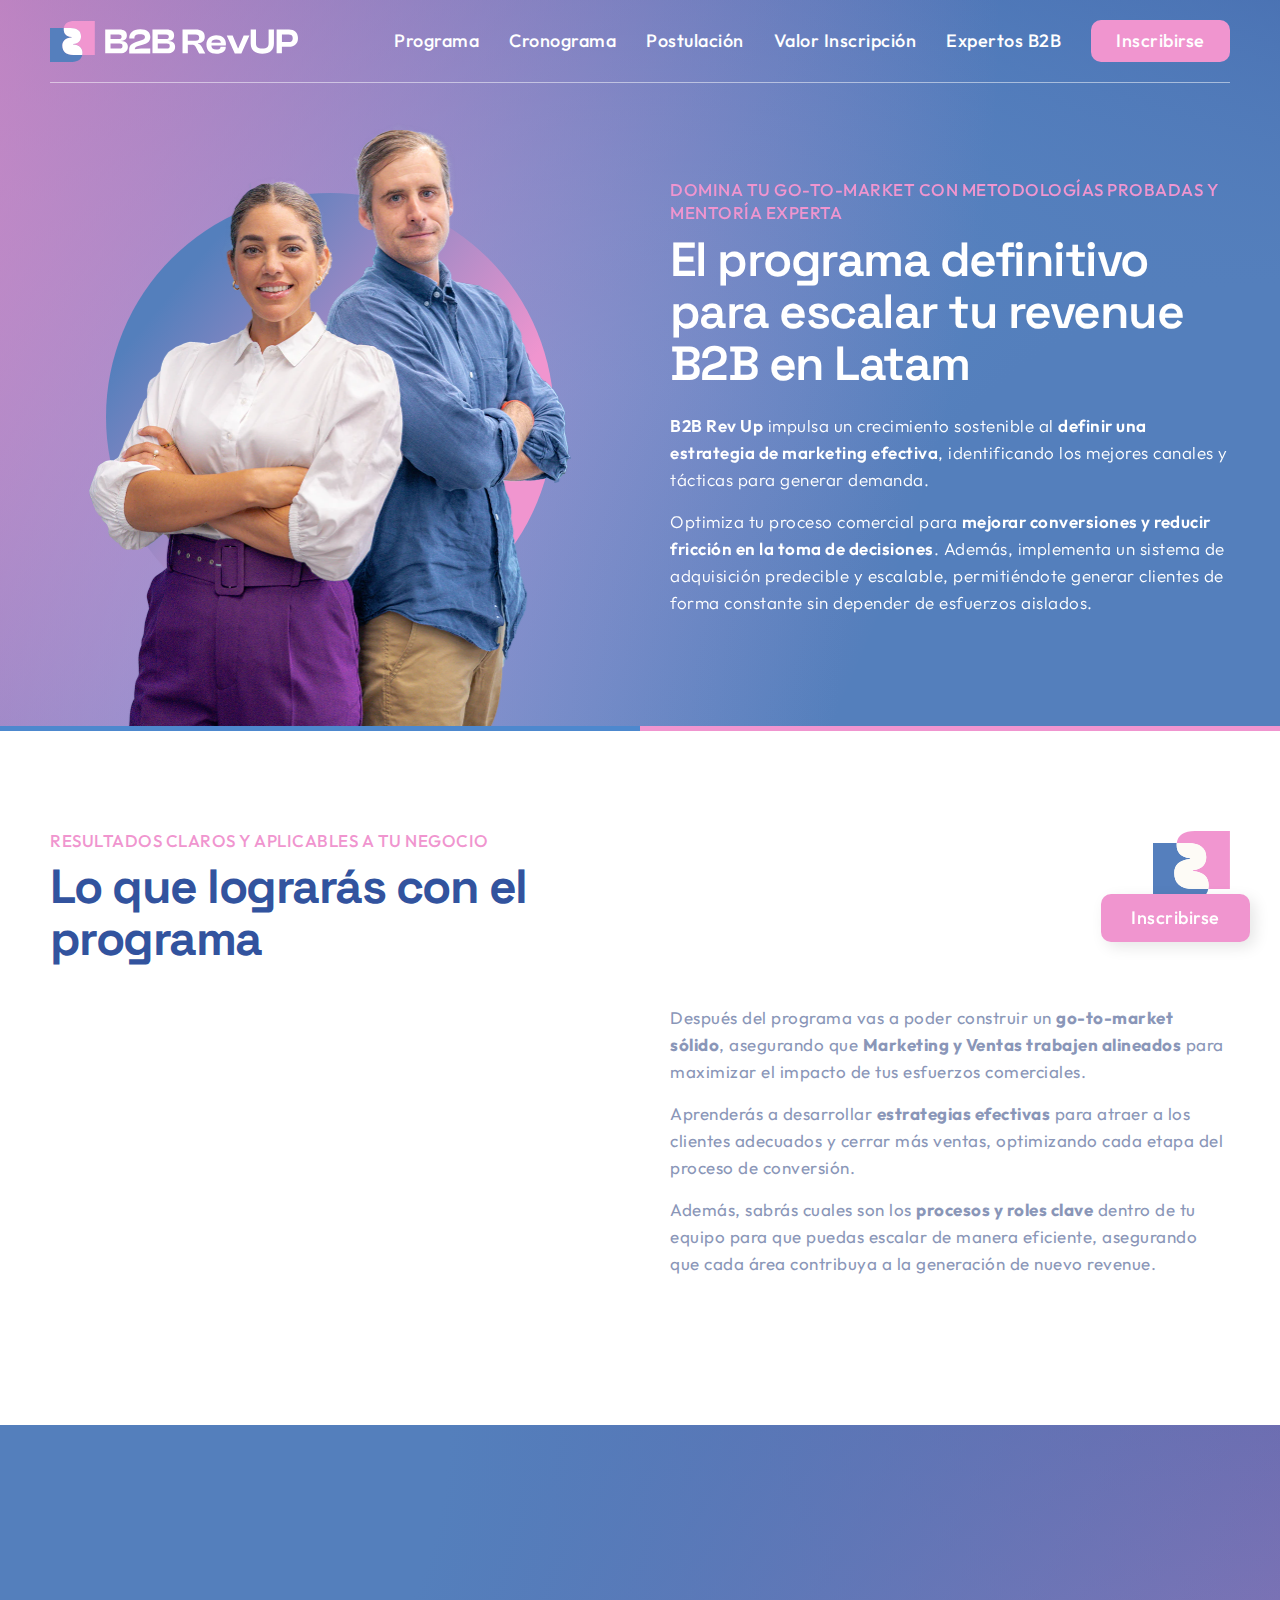
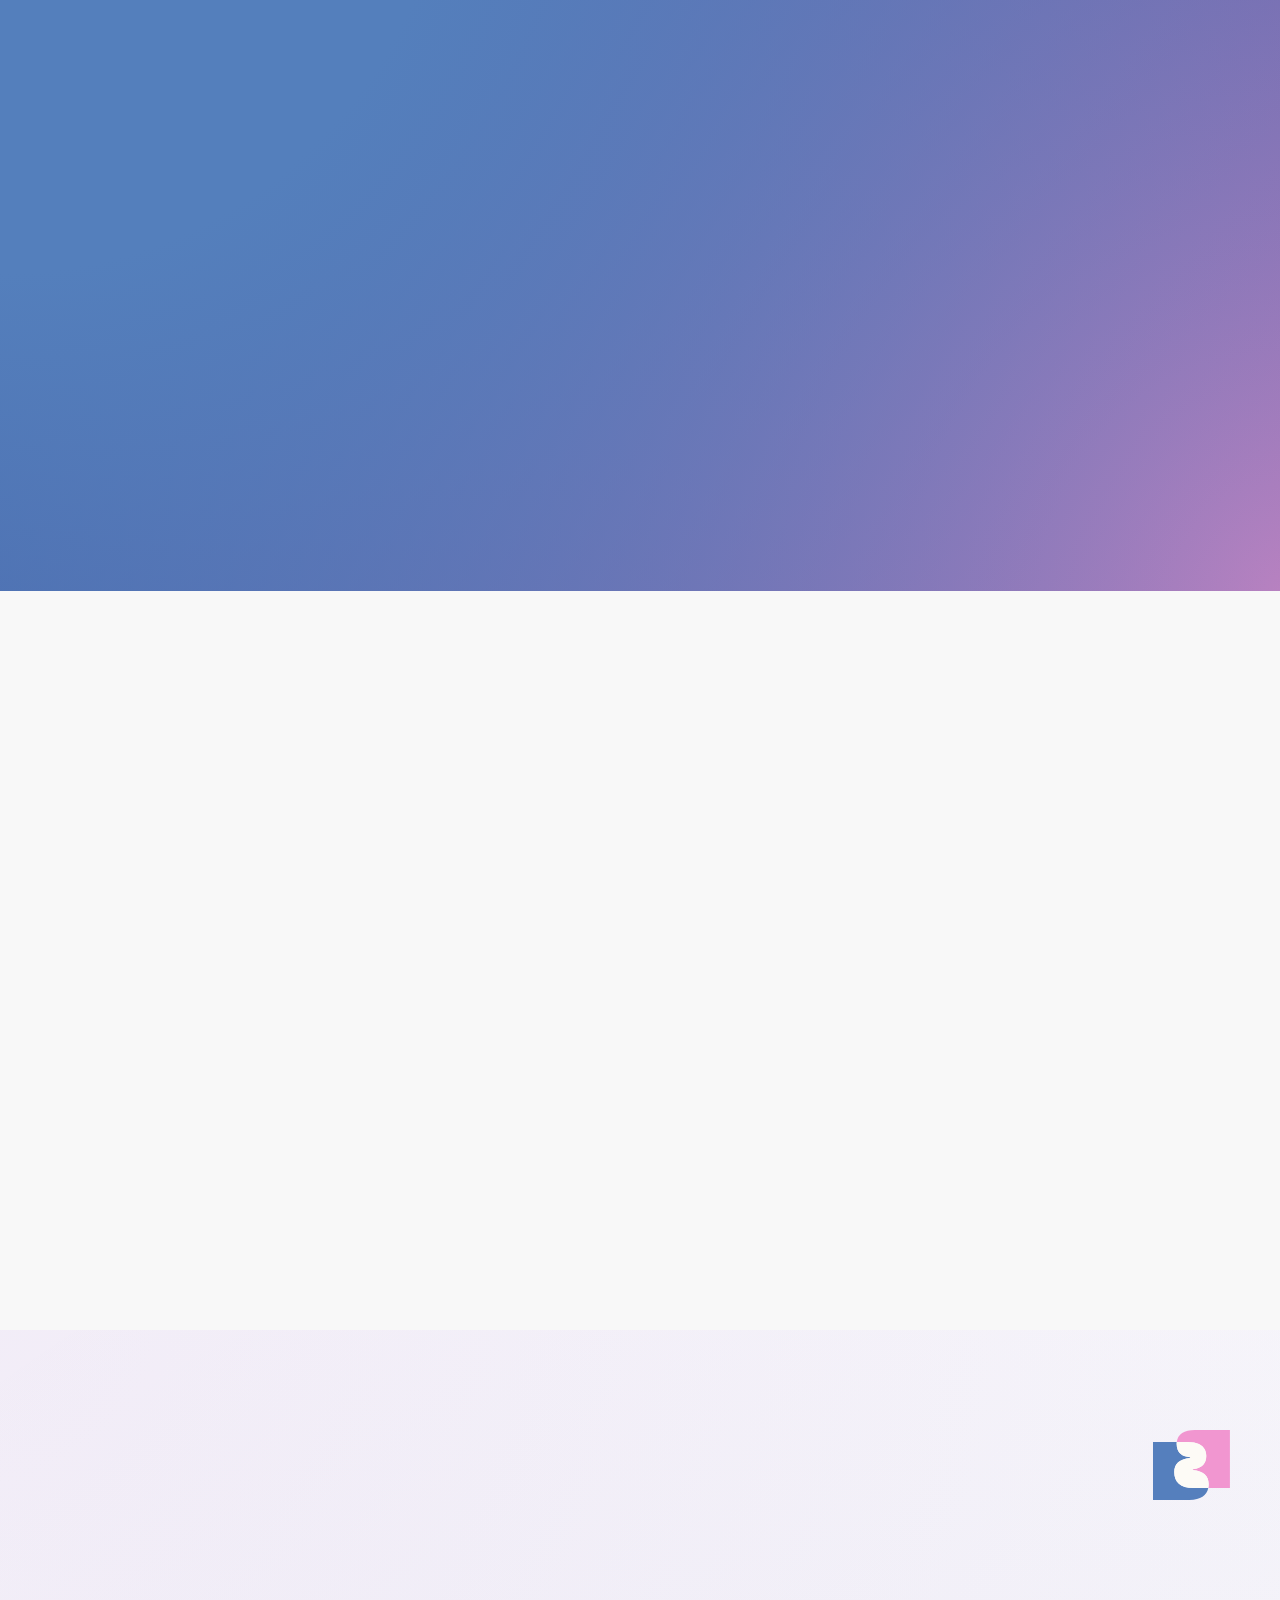
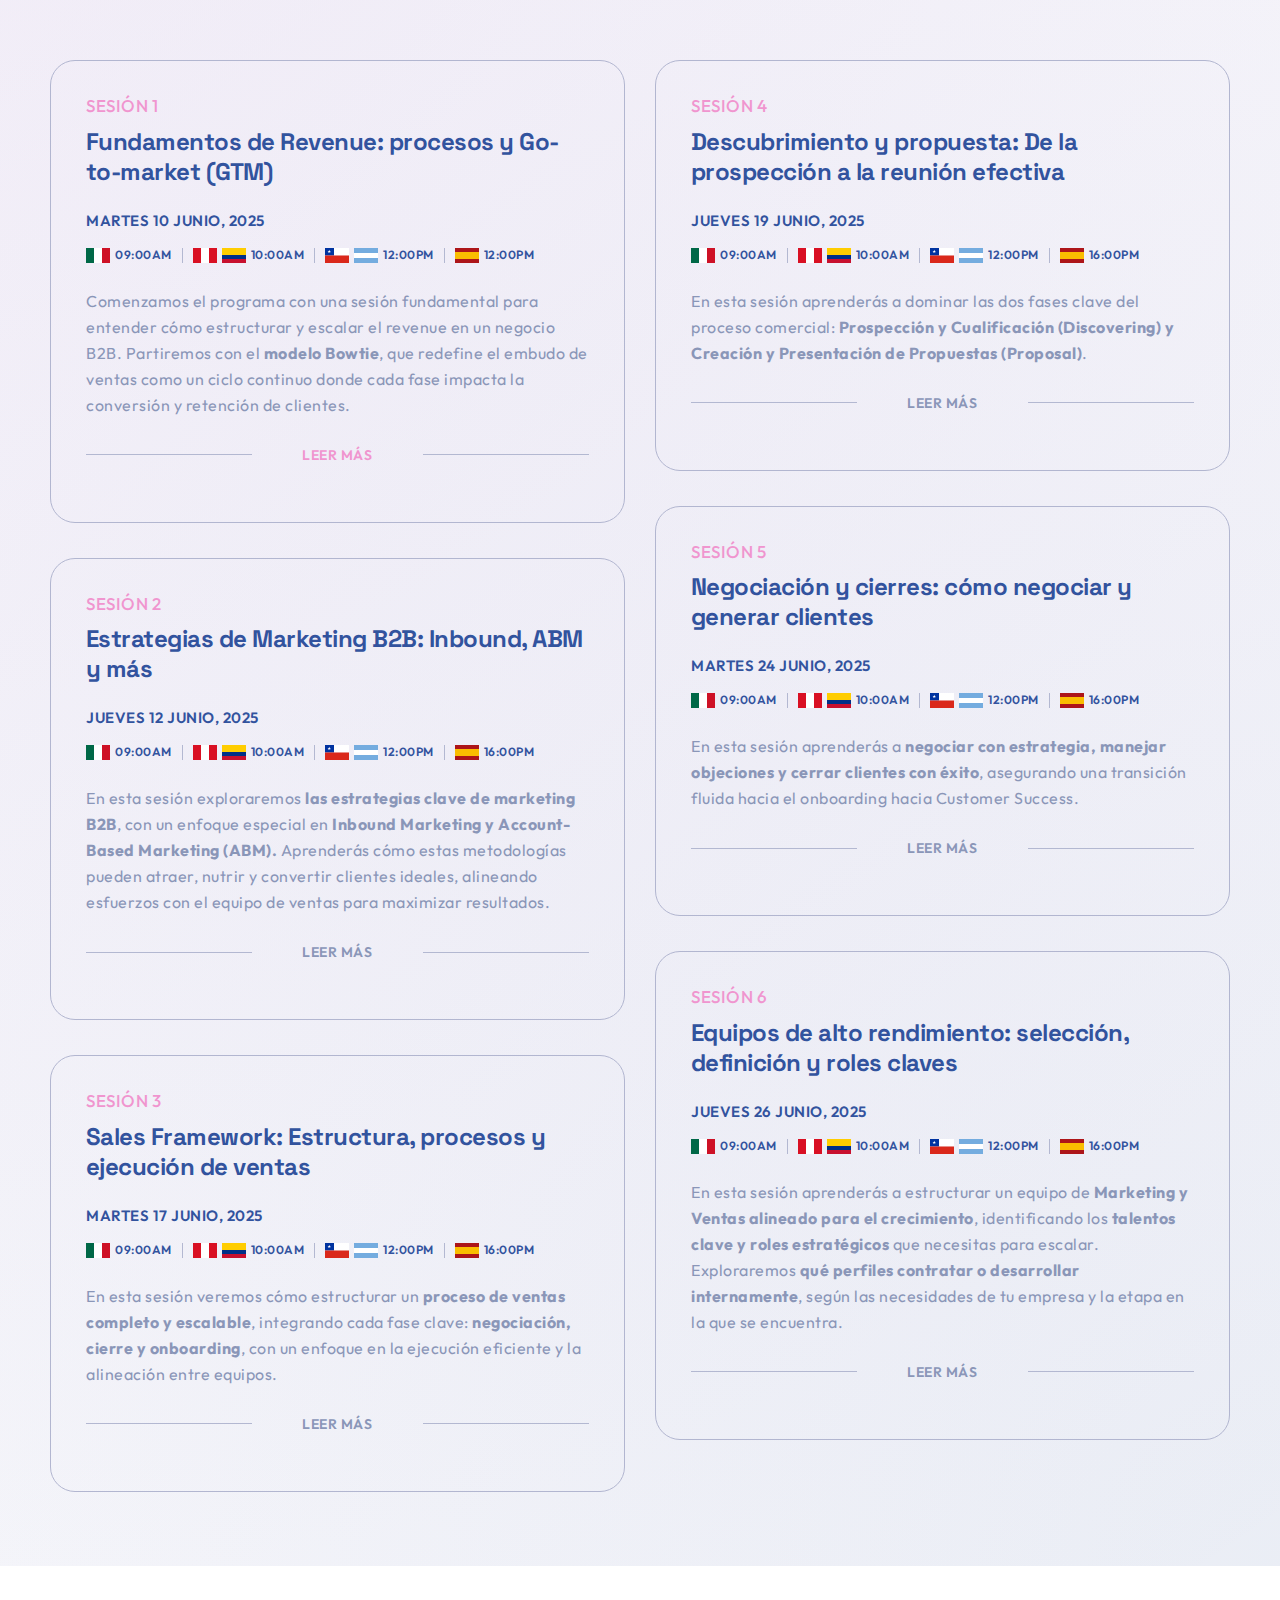
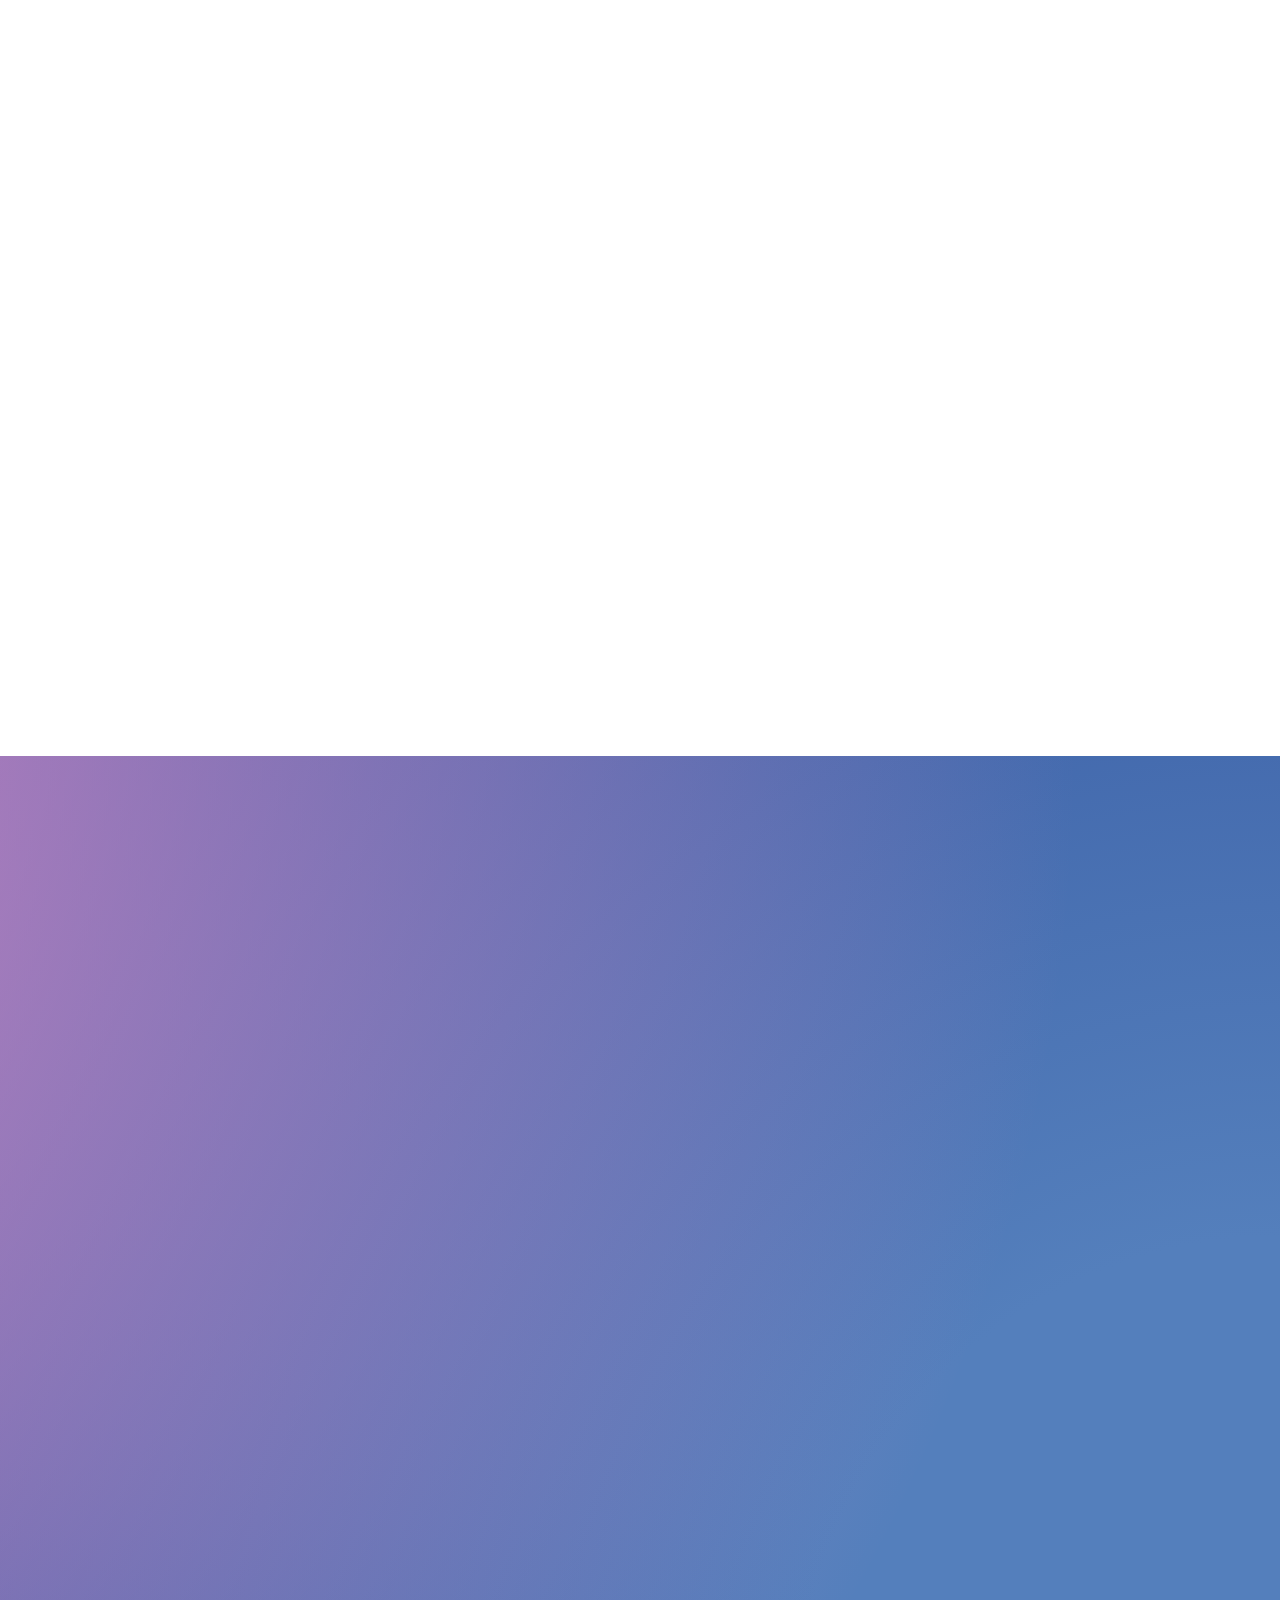
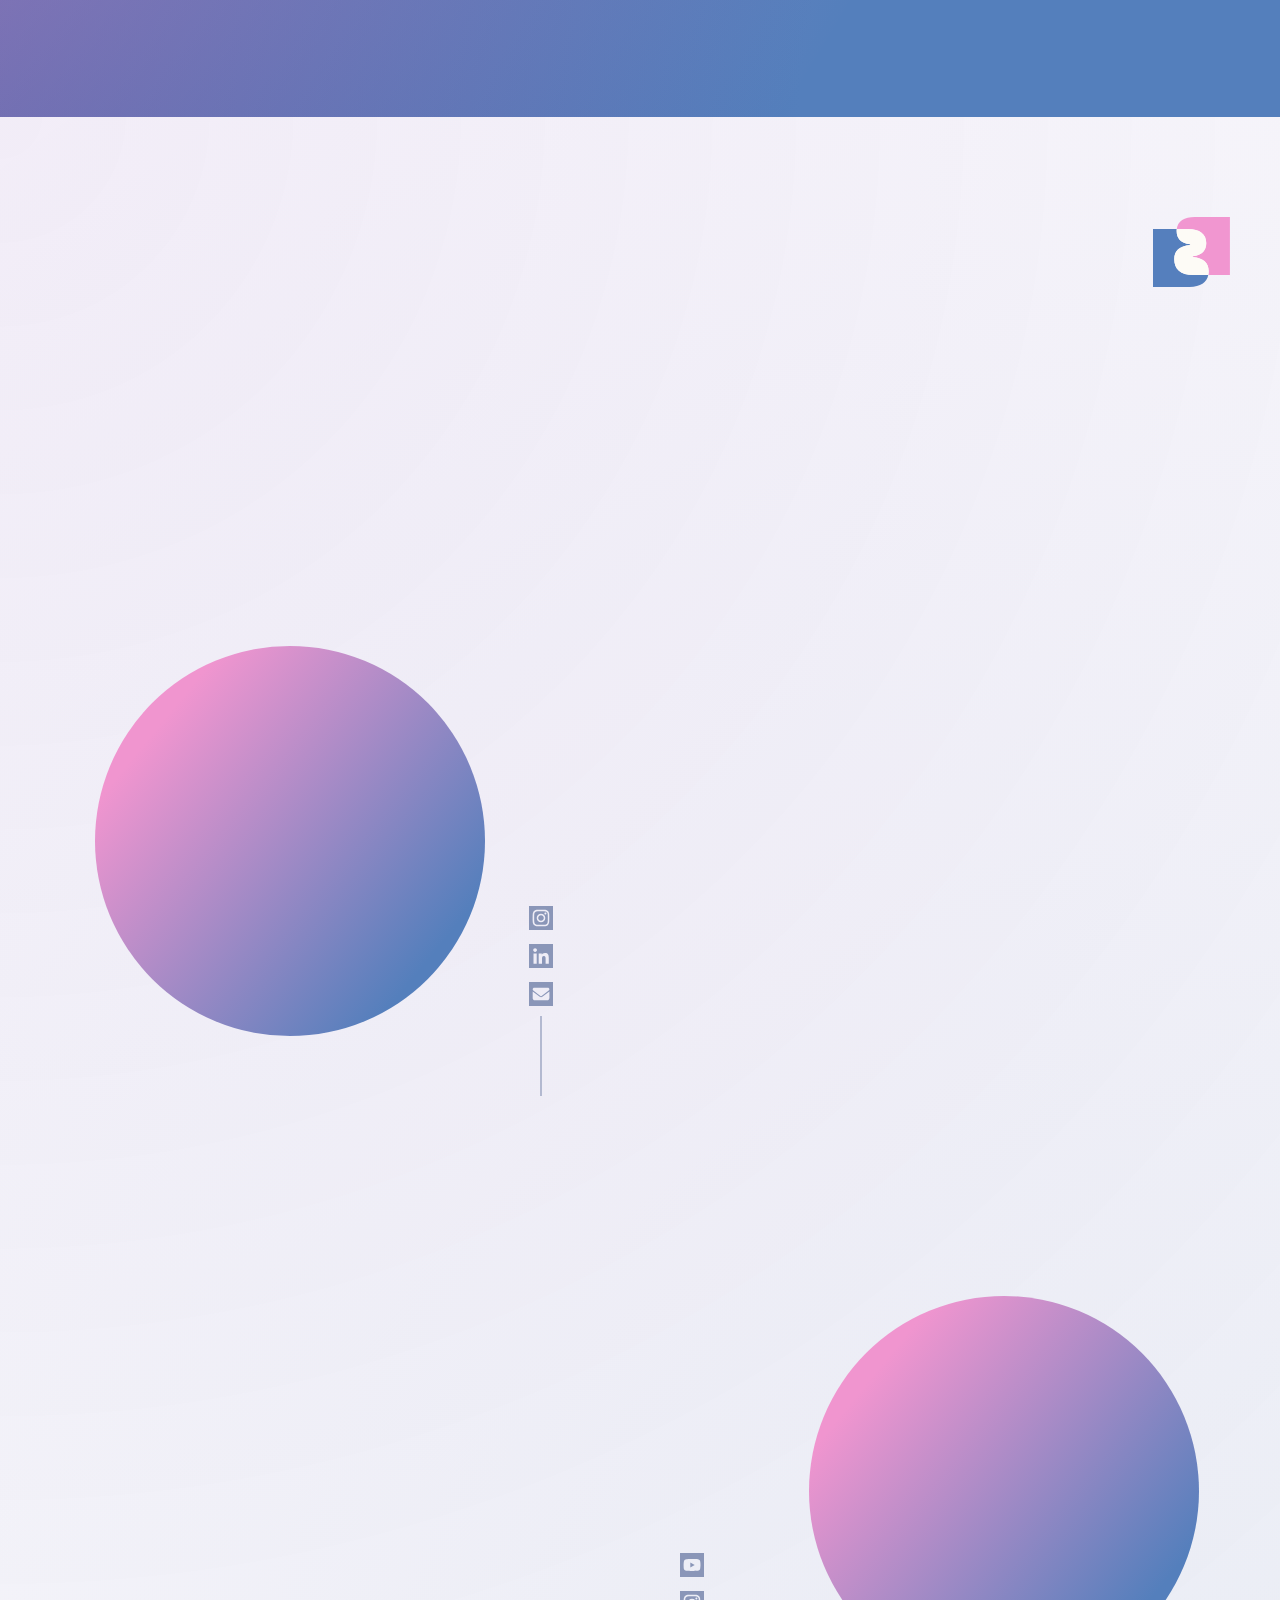
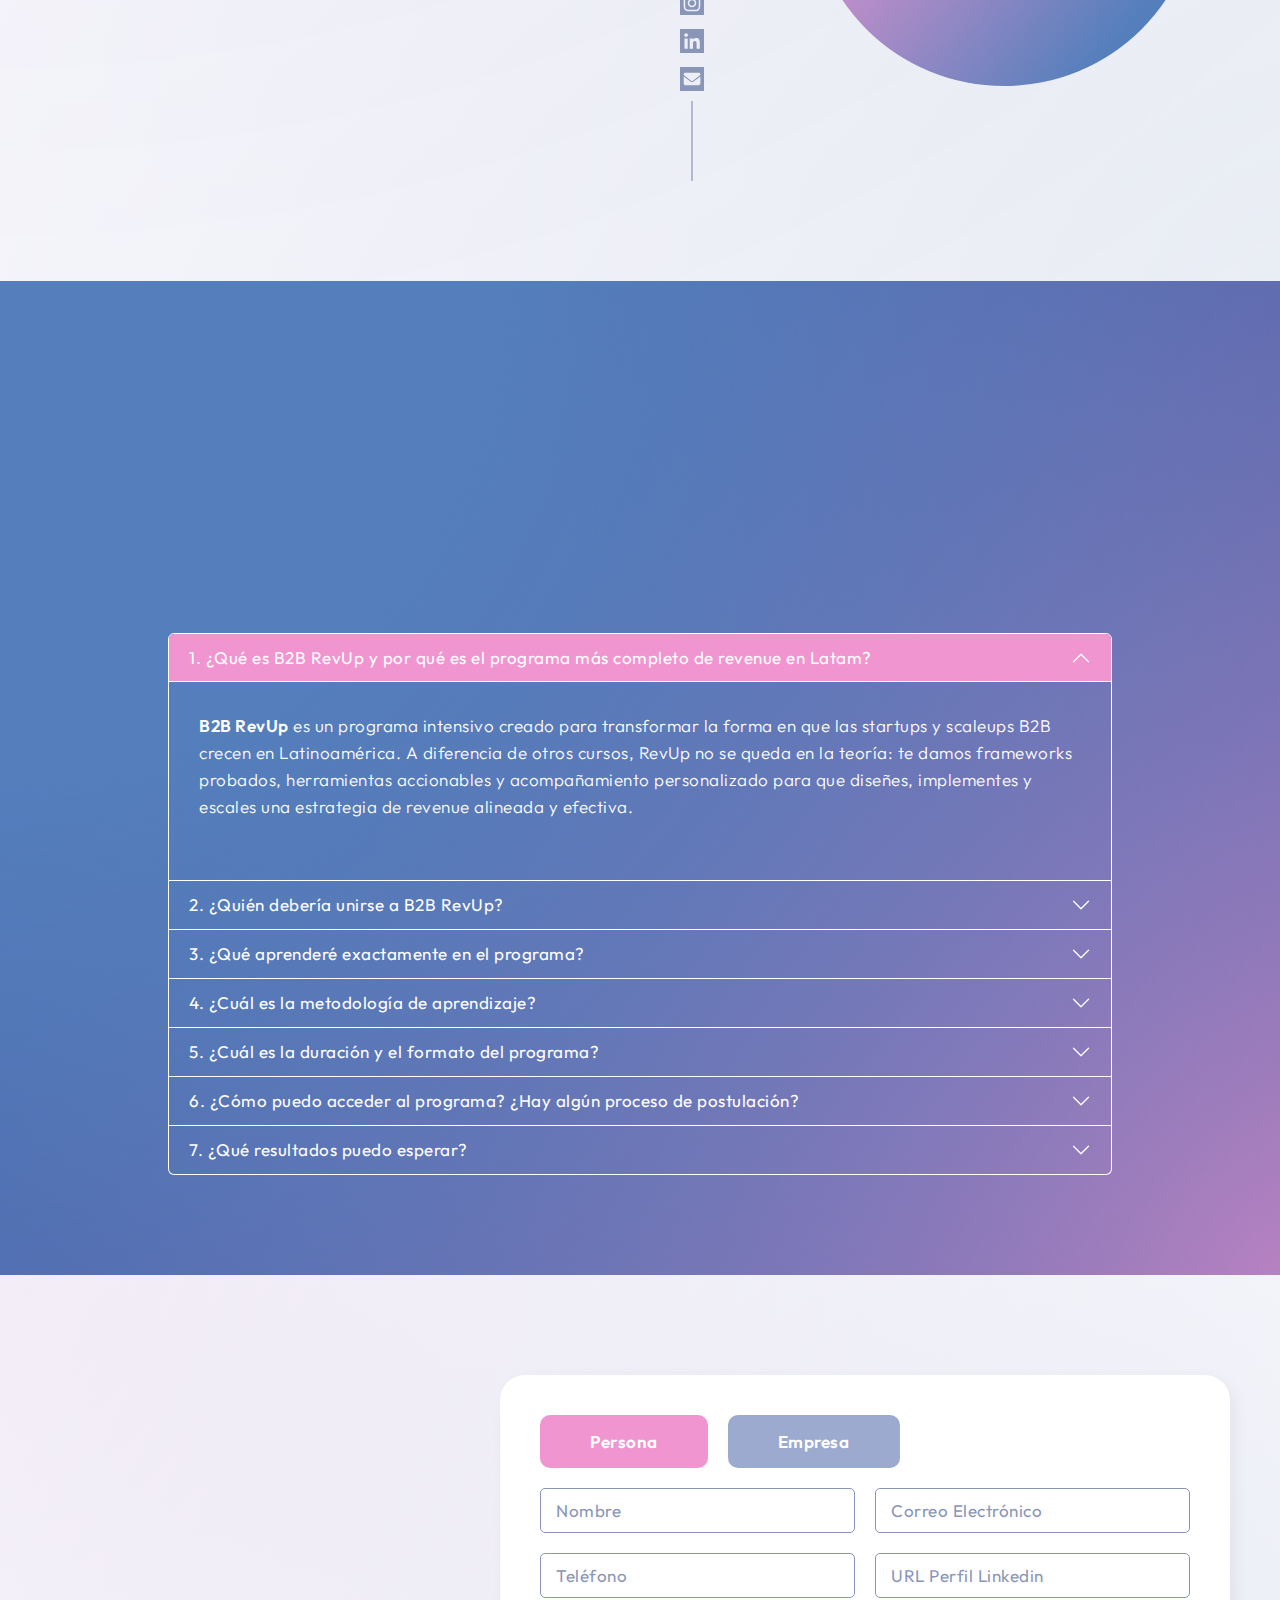
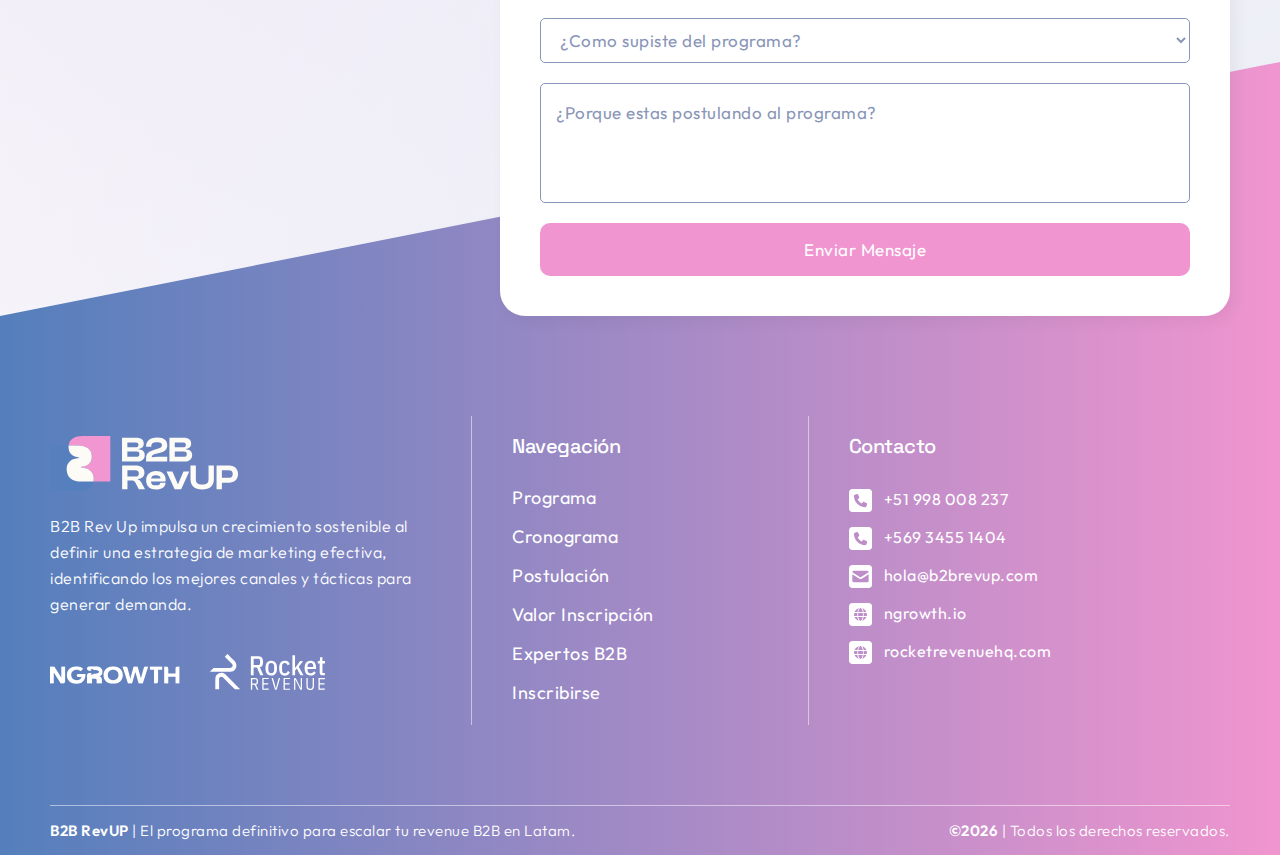
<file: index.html>
<!DOCTYPE html>
<html lang="es">

<head>
  <!-- Temporal -->
  <meta name="robots" content="noindex, nofollow">
  <!-- Fin Temporal -->
  <meta charset="utf-8">
  <meta name="viewport" content="width=device-width, initial-scale=1">
  <title>B2B Rev UP | El programa definitivo para escalar tu revenue B2B en Latam</title>
  <meta name="description"
    content="B2B Rev Up es el programa definitivo para escalar tu revenue B2B en Latam. Aprende estrategias de marketing, ventas y revenue con expertos líderes en la industria.">
  <meta name="keywords"
    content="B2B, revenue, startups, marketing B2B, ventas B2B, go-to-market, escalamiento, estrategias de revenue, SaaS, Fintech, crecimiento comercial, Latam, mentoría B2B, adquisición de clientes, conversión, expansión de clientes, estrategias de ventas, marketing digital, programas de revenue, expertos en B2B, frameworks de revenue, alineación de equipos, crecimiento sostenible">
  <link rel="icon" href="./img/favico.png" type="image/x-icon">
  <link rel="shortcut icon" href="./img/favico.png" type="image/x-icon">
  <link rel="canonical" href="https://www.b2brevup.com" />
  <!-- Open Graph -->
  <meta property="og:title" content="B2B Rev UP | El programa definitivo para escalar tu revenue B2B en Latam">
  <meta property="og:description"
    content="B2B Rev Up es el programa definitivo para escalar tu revenue B2B en Latam. Aprende estrategias de marketing, ventas y revenue con expertos líderes en la industria.">
  <meta property="og:image" content="https://www.b2brevup.com/img/og-image.jpg">
  <meta property="og:image:width" content="1200">
  <meta property="og:image:height" content="630">
  <meta property="og:url" content="https://www.b2brevup.com/">
  <meta property="og:type" content="website">
  <!-- Bootstrap CDN -->
  <link href="https://cdn.jsdelivr.net/npm/bootstrap@5.3.3/dist/css/bootstrap.min.css" rel="stylesheet"
    integrity="sha384-QWTKZyjpPEjISv5WaRU9OFeRpok6YctnYmDr5pNlyT2bRjXh0JMhjY6hW+ALEwIH" crossorigin="anonymous">
  <!-- Custom CSS -->
  <link rel="stylesheet" href="./style/style.css">
  <!-- Google Fonts -->
  <link rel="preconnect" href="https://fonts.googleapis.com">
  <link rel="preconnect" href="https://fonts.gstatic.com" crossorigin>
  <link
    href="https://fonts.googleapis.com/css2?family=Outfit:wght@100..900&family=Space+Grotesk:wght@300..700&display=swap"
    rel="stylesheet">
  <!-- AOS -->
  <link href="https://unpkg.com/aos@2.3.1/dist/aos.css" rel="stylesheet">
  <script src="https://unpkg.com/aos@2.3.1/dist/aos.js"></script>
  <!-- script -->
  <script defer src="./js/script.js"></script>
  <script defer src="./js/forms.js"></script>
</head>

<body>
  <header id="inicio" class="blue-bg-header">
    <div class="nav-container">
      <nav>
        <div class="nav-wrapper-a">
          <a href="#inicio"><img class="header-logo" src="img/b2b-revup-logo-a.svg" alt="b2b revup logo"></a>
        </div>
        <div class="nav-wrapper-b">
          <ul class="navbar-list">
            <li><a href="#programa" class="nav-link">Programa</a></li>
            <li><a href="#cronograma" class="nav-link">Cronograma</a></li>
            <li><a href="#postulacion" class="nav-link">Postulación</a></li>
            <li><a href="#valor" class="nav-link">Valor Inscripción</a></li>
            <li><a href="#expertos-b2b" class="nav-link">Expertos B2B</a></li>
            <li><button class="btn-ghost btn-header" onclick="location.href='#inscripcion'">Inscribirse</button></li>
          </ul>
        </div>
        <div class="nav-wrapper-c">
          <button id="hambLink" class="hamb-link">
            <img class="bars-ico" src="img/bars-ico.svg">
          </button>
          <div id="navbarMobDeploy" class="nav-mob-deploy">
            <ul>
              <li><a href="#inicio" class="nav-link">Inicio</a></li>
              <li><a href="#programa" class="nav-link">Programa</a></li>
              <li><a href="#cronograma" class="nav-link">Cronograma</a></li>
              <li><a href="#postulacion" class="nav-link">Postulación</a></li>
              <li><a href="#valor" class="nav-link">Valor Inscripción</a></li>
              <li><a href="#expertos-b2b" class="nav-link">Expertos B2B</a></li>
              <li><button class="closeBtn btn-ghost btn-header">Inscribirse</button></li>
            </ul>
          </div>
        </div>
      </nav>
    </div>
    <div class="header-content">
      <div class="header-img-wrapper">
        <img data-aos="fade-right" data-aos-delay="50" class="header-img" src="img/img-header.webp" alt="nicole carranza y diego morales">
        <img data-aos="zoom-in-down" data-aos-delay="0" class="header-ellipse" src="img/ellipse-a.svg" alt="adorno">
      </div>
      <div class="header-text-wrapper">
        <h3 data-aos="fade-right" data-aos-delay="0">Domina tu Go-To-Market con metodologías probadas y mentoría experta</h3>
        <h1 data-aos="fade-right" data-aos-delay="50">El programa definitivo para escalar tu revenue B2B en Latam</h1>
        <p data-aos="fade-right" data-aos-delay="100" class="p-white"><span class="p-bold-w">B2B Rev Up</span> impulsa un crecimiento sostenible al <span
            class="p-bold-w">definir una estrategia de marketing efectiva</span>, identificando los mejores canales y
          tácticas para generar demanda.</p>
        <p data-aos="fade-right" data-aos-delay="150" class="p-white">Optimiza tu proceso comercial para <span class="p-bold-w">mejorar conversiones y reducir
            fricción en la toma de decisiones</span>. Además, implementa un sistema de adquisición predecible y
          escalable, permitiéndote generar clientes de forma constante sin depender de esfuerzos aislados.</p>
      </div>
    </div>
  </header>
  <div class="separator">
    <div class="sep-a"></div>
    <div class="sep-b"></div>
  </div>
  <div class="navbar-fixed">
    <a href="#inicio"><img class="header-logo-fixed" src="img/b2b-isotipo-fixed.svg" alt="b2b revup logo"></a>
    <div class="wrapper-button-nav-fixed">
      <button class="closeBtn btn-ghost btn-header">Inscribirse</button>
      <button id="hambLinkFixed" class="hamb-link">
        <img class="bars-ico" src="img/bars-ico.svg">
      </button>
    </div>
    <div id="navbarMobDeployFixed" class="nav-mob-deploy-fixed">
      <ul>
        <li><a href="#inicio" class="nav-link">Inicio</a></li>
        <li><a href="#programa" class="nav-link">Programa</a></li>
        <li><a href="#cronograma" class="nav-link">Cronograma</a></li>
        <li><a href="#postulacion" class="nav-link">Postulación</a></li>
        <li><a href="#valor" class="nav-link">Valor Inscripción</a></li>
        <li><a href="#expertos-b2b" class="nav-link">Expertos B2B</a></li>
      </ul>
    </div>
  </div>
  <div id="btnFixed" class="btn-fixed-wrapper">
    <button class="btn-fixed" onclick="location.href='#inscripcion'">Inscribirse</button>
  </div>
  <section id="programa" class="container-w container-rel">
    <h3>Resultados claros y aplicables a tu negocio</h3>
    <h2 class="title-cut">Lo que lograrás con el programa</h2>
    <img class="corner-logo" src="img/corner-logo.svg" alt="isotipo b2b rev up">
    <div class="two-col">
      <div class="col video-col">
       <iframe lass="video" width="100%" height="315" src="https://www.youtube-nocookie.com/embed/GjOkIN-ZdBo?si=kb-8X2UowNbrkprz"
          title="YouTube video player" frameborder="0"
          allow="accelerometer; autoplay; clipboard-write; encrypted-media; gyroscope; picture-in-picture; web-share"
          referrerpolicy="strict-origin-when-cross-origin" allowfullscreen></iframe>
      </div>
      <div class="col">
        <p>Después del programa vas a poder construir un <span class="p-bold">go-to-market sólido</span>, asegurando que
          <span class="p-bold">Marketing y Ventas trabajen alineados</span> para maximizar el impacto de tus esfuerzos
          comerciales.
        </p>
        <p>Aprenderás a desarrollar <span class="p-bold">estrategias efectivas</span> para atraer a los clientes
          adecuados y cerrar más ventas, optimizando cada etapa del proceso de conversión.</p>
        <p>Además, sabrás cuales son los <span class="p-bold">procesos y roles clave</span> dentro de tu equipo para que
          puedas escalar de manera eficiente, asegurando que cada área contribuya a la generación de nuevo revenue.</p>
      </div>
    </div>
  </section>
  <section class="blue-bg-b">
    <div class="container-w">
      <h3 data-aos="fade-right" data-aos-delay="0" class="p-pink title-cut">Un programa diseñado para impulsar startups B2B</h3>
      <div class="two-col">
        <div class="col">
          <h2 data-aos="fade-right" data-aos-delay="50" class="h2-white">¿Para quién esta dirigido el programa?</h2>
          <p data-aos="fade-right" data-aos-delay="100" class="p-white">B2B Rev Up está diseñado para fundadores, líderes de Revenue, Marketing y Ventas de
            startups B2B que sienten que su crecimiento se ha estancado y necesitan un enfoque claro para generar más
            revenue. Si tu empresa enfrenta desafíos para atraer clientes, convertir leads en ventas o escalar de manera
            eficiente, este programa te dará las herramientas y estrategias para desbloquear el crecimiento, optimizando
            tu ejecución comercial y alineando Marketing y Ventas en un sistema predecible y escalable.</p>
        </div>
        <div class="col">
          <p data-aos="fade-right" data-aos-delay="50" class="p-special">Las startups que más aprovechan B2B Rev Up serán las siguientes características:</p>
          <div class="list-wrapper">
            <div data-aos="fade-up" data-aos-delay="50" class="list-item">
              <img class="list-ico" src="img/list-ico.svg" alt="icono lista">
              <p class="p-white"><span class="p-bold-w">Ventas anuales entre $500.000 y $2.000.000 USD.</span></p>
            </div>
            <div data-aos="fade-up" data-aos-delay="50" class="list-item">
              <img class="list-ico" src="img/list-ico.svg" alt="icono lista">
              <p class="p-white"><span class="p-bold-w">Equipos pequeños de entre 5 a 25 personas</span>, con un equipo
                comercial en formación o consolidación.</p>
            </div>
            <div data-aos="fade-up" data-aos-delay="50" class="list-item">
              <img class="list-ico" src="img/list-ico.svg" alt="icono lista">
              <p class="p-white"><span class="p-bold-w">Empresas de tecnología</span>, Fintech, SaaS y otras soluciones
                digitales B2B.</p>
            </div>
            <div data-aos="fade-up" data-aos-delay="50" class="list-item">
              <img class="list-ico" src="img/list-ico.svg" alt="icono lista">
              <p class="p-white"><span class="p-bold-w">Clientes B2B medianos y grandes</span>, con ciclos de venta más
                largos y procesos de decisión estructurados.</p>
            </div>
            <div data-aos="fade-up" data-aos-delay="50" class="list-item">
              <p class="p-white"><span class="p-pink">*</span>También aceptamos profesionales o emprendedores, sujeto a
                la revisión de su postulación.</p>
            </div>
          </div>
        </div>
      </div>
      <div class="center-wrapper">
        <p data-aos="fade-right" data-aos-delay="50" class="p-white no-margin text-cut-center">Si tu empresa está en esta etapa y necesitas alinear tu <span
            class="p-bold-w">estrategia de Marketing y Ventas</span> para crecer de manera más predecible y rentable,
          <span class="p-bold-w">B2B Rev Up es para ti</span>.
        </p>
      </div>
    </div>
  </section>
  <section class="gray-bg">
    <div class="container-w">
      <h3 data-aos="fade-up" data-aos-delay="0" class="p-pink text-center">Un programa diseñado para maximizar tu aprendizaje</h3>
      <h2 data-aos="fade-up" data-aos-delay="50" class="text-center">Metodología interactiva y práctica</h2>
      <p data-aos="fade-up" data-aos-delay="100" class="text-center text-cut-center">Este formato ha sido diseñado para que avances con claridad y confianza,
        combinando teoría y práctica en sesiones dinámicas. No solo aprenderás estrategias efectivas, sino que también
        podrás aplicarlas en tiempo real, optimizando el crecimiento de tu negocio con el acompañamiento y feedback
        necesario en cada etapa.</p>
      <div class="three-col-grid">
        <div data-aos="fade-right" data-aos-delay="0" class="meto-card shadow-c">
          <img class="meto-card-ico" src="img/meto-card-ico-a.svg" alt="100% online">
          <h3 class="meto-card-title p-blue-a">100% online con sesiones en vivo y aprendizaje interactivo</h3>
          <p>Aprende desde cualquier lugar con clases interactivas en tiempo real.</p>
        </div>
        <div data-aos="fade-right" data-aos-delay="50" class="meto-card shadow-c">
          <img class="meto-card-ico" src="img/meto-card-ico-b.svg" alt="Material descargable y herramientas practicas">
          <h3 class="meto-card-title p-blue-a">Material descargable y herramientas prácticas</h3>
          <p>Accede a recursos clave para aplicar lo aprendido de inmediato.</p>
        </div>
        <div data-aos="fade-right" data-aos-delay="100" class="meto-card shadow-c">
          <img class="meto-card-title meto-card-ico" src="img/meto-card-ico-c.svg"
            alt="espacio de preguntas y respuestas">
          <h3 class="p-blue-a">Espacio de preguntas y respuestas en cada sesión</h3>
          <p>Resuelve dudas en vivo y recibe feedback directo.</p>
        </div>
      </div>
    </div>
  </section>
  <section id="cronograma" class="light-bg">
    <div class="container-w container-rel container-crono">
      <h3 data-aos="fade-up" data-aos-delay="0">Organización clara para un aprendizaje efectivo</h3>
      <h2 data-aos="fade-up" data-aos-delay="50">Cronograma y estructura del programa</h2>
      <img class="corner-logo" src="img/corner-logo.svg" alt="isotipo b2b rev up">
      <p data-aos="fade-right" data-aos-delay="100" class="text-cut">B2B Rev Up es un programa intensivo de 6 sesiones con sesiones en vivo, material práctico y
        acompañamiento personalizado. Es dictado online a través de streaming, donde los participantes se conectan a
        cada sesión.</p>
      <div id="crono-collapse" class="crono-grid">
        <!-- sesion 1 -->
        <div class="crono-card">
          <h3>Sesión 1</h3>
          <h4>Fundamentos de Revenue: procesos y Go-to-market (GTM)</h4>
          <p class="crono-date">Martes 10 Junio, 2025</p>
          <div class="crono-hour-wrapper">
            <div class="crono-hour-item">
              <img class="crono-flag" src="img/mex-flag.svg" alt="bandera mexico">
              <p class="crono-hour">09:00AM</p>
            </div>
            <div class="crono-hour-item crono-hour-item-border">
              <img class="crono-flag" src="img/pe-flag.svg" alt="bandera peru">
              <img class="crono-flag" src="img/col-flag.svg" alt="bandera colombia">
              <p class="crono-hour">10:00AM</p>
            </div>
            <div class="crono-hour-item crono-hour-item-border">
              <img class="crono-flag" src="img/chi-flag.svg" alt="bandera chile">
              <img class="crono-flag" src="img/arg-flag.svg" alt="bandera argentina">
              <p class="crono-hour">12:00PM</p>
            </div>
            <div class="crono-hour-item crono-hour-item-border">
              <img class="crono-flag" src="img/esp-flag.svg" alt="bandera españa">
              <p class="crono-hour">12:00PM</p>
            </div>
          </div>
          <p class="crono-text">Comenzamos el programa con una sesión fundamental para entender cómo estructurar y
            escalar el revenue en un negocio B2B. Partiremos con el <span class="p-bold">modelo Bowtie</span>, que
            redefine el embudo de ventas como un ciclo continuo donde cada fase impacta la conversión y retención de
            clientes.</p>
          <div class="btn-rm-wrapper">
            <div class="btn-rm-line"></div>
            <button id="btnSesion1" class="btn-read-more active" type="button" data-bs-toggle="collapse"
              data-bs-target="#sesion-1" aria-expanded="false" aria-controls="sesion-1">
              Leer Más
            </button>
            <div class="btn-rm-line"></div>
          </div>
          <div class="collapse" id="sesion-1">
            <p class="crono-text crono-text-last">Exploraremos cómo aplicar este modelo para <span
                class="p-bold">optimizar procesos y tiempos de conversión</span>, asegurando un crecimiento predecible
              y
              escalable. Además, analizaremos cómo combinar diferentes <span class="p-bold">estrategias de marketing y
                ventas</span> , según el tipo de cliente y los servicios que ofrece tu empresa, para maximizar la
              adquisición y expansión de cuentas.</p>
            <div class="list-wrapper">
              <div class="list-item">
                <img class="list-ico" src="img/list-ico.svg" alt="icono lista">
                <p class="crono-text"><span class="p-bold">Comparativa de modelos de crecimiento en revenue</span> y
                  cómo
                  elegir el adecuado.</p>
              </div>
              <div class="list-item">
                <img class="list-ico" src="img/list-ico.svg" alt="icono lista">
                <p class="crono-text"><span class="p-bold">Cómo funciona realmente el modelo Bowtie</span> y su
                  impacto
                  en
                  el revenue B2B.</p>
              </div>
              <div class="list-item">
                <img class="list-ico" src="img/list-ico.svg" alt="icono lista">
                <p class="crono-text"><span class="p-bold">Aplicación de embudos de ventas en negocios B2B</span> para
                  mejorar la conversión.</p>
              </div>
              <div class="list-item">
                <img class="list-ico" src="img/list-ico.svg" alt="icono lista">
                <p class="crono-text"><span class="p-bold">KPIs clave para medir y escalar un proceso comercial
                    efectivo.</span></p>
              </div>
              <div class="list-item">
                <img class="list-ico" src="img/list-ico.svg" alt="icono lista">
                <p class="crono-text"><span class="p-bold">Estrategias y tácticas de marketing y ventas</span>
                  aplicables
                  según tu tipo de cliente.</p>
              </div>
            </div>
          </div>
        </div>
        <!-- sesion 2 -->
        <div class="crono-card">
          <h3>Sesión 2</h3>
          <h4>Estrategias de Marketing B2B: Inbound, ABM y más</h4>
          <p class="crono-date">Jueves 12 Junio, 2025</p>
          <div class="crono-hour-wrapper">
            <div class="crono-hour-item">
              <img class="crono-flag" src="img/mex-flag.svg" alt="bandera mexico">
              <p class="crono-hour">09:00AM</p>
            </div>
            <div class="crono-hour-item crono-hour-item-border">
              <img class="crono-flag" src="img/pe-flag.svg" alt="bandera peru">
              <img class="crono-flag" src="img/col-flag.svg" alt="bandera colombia">
              <p class="crono-hour">10:00AM</p>
            </div>
            <div class="crono-hour-item crono-hour-item-border">
              <img class="crono-flag" src="img/chi-flag.svg" alt="bandera chile">
              <img class="crono-flag" src="img/arg-flag.svg" alt="bandera argentina">
              <p class="crono-hour">12:00PM</p>
            </div>
            <div class="crono-hour-item crono-hour-item-border">
              <img class="crono-flag" src="img/esp-flag.svg" alt="bandera españa">
              <p class="crono-hour">16:00PM</p>
            </div>
          </div>
          <p class="crono-text">En esta sesión exploraremos <span class="p-bold">las estrategias clave de marketing
              B2B</span>, con un enfoque especial en <span class="p-bold">Inbound Marketing y Account-Based Marketing
              (ABM).</span> Aprenderás cómo estas metodologías pueden atraer, nutrir y convertir clientes ideales,
            alineando esfuerzos con el equipo de ventas para maximizar resultados.</p>
          <div class="btn-rm-wrapper">
            <div class="btn-rm-line"></div>
            <button id="btnSesion2" class="btn-read-more" type="button" data-bs-toggle="collapse"
              data-bs-target="#sesion-2" aria-expanded="false" aria-controls="sesion-2">
              Leer Más
            </button>
            <div class="btn-rm-line"></div>
          </div>
          <div class="collapse" id="sesion-2">
            <p class="crono-text crono-text-last">También abordaremos el rol del <span class="p-bold">Product
                Marketing</span>, clave para posicionar correctamente tu solución en el mercado y diferenciarte de la
              competencia.</p>
            <div class="list-wrapper">
              <div class="list-item">
                <img class="list-ico" src="img/list-ico.svg" alt="icono lista">
                <p class="crono-text"><span class="p-bold">Comparación de estrategias de Marketing B2B</span> y cuándo
                  aplicarlas.</p>
              </div>
              <div class="list-item">
                <img class="list-ico" src="img/list-ico.svg" alt="icono lista">
                <p class="crono-text"><span class="p-bold">Inbound Marketing:</span> Generación de demanda y
                  conversión
                  orgánica.</p>
              </div>
              <div class="list-item">
                <img class="list-ico" src="img/list-ico.svg" alt="icono lista">
                <p class="crono-text"><span class="p-bold">Account-Based Marketing (ABM):</span> Cómo impactar a las
                  cuentas clave.</p>
              </div>
              <div class="list-item">
                <img class="list-ico" src="img/list-ico.svg" alt="icono lista">
                <p class="crono-text"><span class="p-bold">Product Marketing:</span> Posicionamiento, narrativa y
                  diferenciación en el mercado.</p>
              </div>
              <div class="list-item">
                <img class="list-ico" src="img/list-ico.svg" alt="icono lista">
                <p class="crono-text"><span class="p-bold">Cómo alinear Marketing y Ventas</span> para una ejecución
                  eficiente.</p>
              </div>
              <div class="list-item">
                <img class="list-ico" src="img/list-ico.svg" alt="icono lista">
                <p class="crono-text"><span class="p-bold">Ejemplos y tácticas prácticas</span> para aplicar de
                  inmediato.
                </p>
              </div>
            </div>

          </div>
        </div>
        <!-- sesion 3 -->
        <div class="crono-card">
          <h3>Sesión 3</h3>
          <h4>Sales Framework: Estructura, procesos y ejecución de ventas</h4>
          <p class="crono-date">Martes 17 Junio, 2025</p>
          <div class="crono-hour-wrapper">
            <div class="crono-hour-item">
              <img class="crono-flag" src="img/mex-flag.svg" alt="bandera mexico">
              <p class="crono-hour">09:00AM</p>
            </div>
            <div class="crono-hour-item crono-hour-item-border">
              <img class="crono-flag" src="img/pe-flag.svg" alt="bandera peru">
              <img class="crono-flag" src="img/col-flag.svg" alt="bandera colombia">
              <p class="crono-hour">10:00AM</p>
            </div>
            <div class="crono-hour-item crono-hour-item-border">
              <img class="crono-flag" src="img/chi-flag.svg" alt="bandera chile">
              <img class="crono-flag" src="img/arg-flag.svg" alt="bandera argentina">
              <p class="crono-hour">12:00PM</p>
            </div>
            <div class="crono-hour-item crono-hour-item-border">
              <img class="crono-flag" src="img/esp-flag.svg" alt="bandera españa">
              <p class="crono-hour">16:00PM</p>
            </div>
          </div>
          <p class="crono-text">En esta sesión veremos cómo estructurar un <span class="p-bold">proceso de ventas
              completo y escalable</span>, integrando cada fase clave: <span class="p-bold">negociación, cierre y
              onboarding</span>, con un enfoque en la ejecución eficiente y la alineación entre equipos.</p>
          <div class="btn-rm-wrapper">
            <div class="btn-rm-line"></div>
            <button id="btnSesion3" class="btn-read-more" type="button" data-bs-toggle="collapse"
              data-bs-target="#sesion-3" aria-expanded="false" aria-controls="sesion-3">
              Leer Más
            </button>
            <div class="btn-rm-line"></div>
          </div>
          <div class="collapse" id="sesion-3">
            <p class="crono-text">Exploraremos <span class="p-bold">cómo gestionar cada etapa del pipeline</span>,
              definiendo qué actividades deben ocurrir en cada fase, cuáles son los puntos de control y cómo
              garantizar
              que el proceso de ventas este optimizado. Además, profundizaremos en los <span class="p-bold">SLA
                (Service
                Level Agreements) y automatizaciones</span> entre etapas, asegurando tiempos de respuesta óptimos y
              una
              experiencia fluida para el cliente.</p>
            <p class="crono-text crono-text-last">Este enfoque estructurado te permitirá optimizar el rendimiento
              comercial, reducir fricciones y aumentar la conversión de leads a clientes activos y comprometidos.</p>
            <div class="list-wrapper">
              <div class="list-item">
                <img class="list-ico" src="img/list-ico.svg" alt="icono lista">
                <p class="crono-text"><span class="p-bold">El proceso de ventas como un flujo estructurado</span>,
                  desde
                  la prospección hasta el onboarding.</p>
              </div>
              <div class="list-item">
                <img class="list-ico" src="img/list-ico.svg" alt="icono lista">
                <p class="crono-text"><span class="p-bold">Qué actividades ocurren en cada etapa</span> y cómo
                  ejecutarlas
                  con precisión.</p>
              </div>
              <div class="list-item">
                <img class="list-ico" src="img/list-ico.svg" alt="icono lista">
                <p class="crono-text"><span class="p-bold">SLA entre etapas:</span> tiempos, responsables y cómo
                  evitar
                  cuellos de botella.</p>
              </div>
              <div class="list-item">
                <img class="list-ico" src="img/list-ico.svg" alt="icono lista">
                <p class="crono-text"><span class="p-bold">Etapas y actividades:</span> mensajes y automatizaciones
                  para
                  generar un proceso predecible de ventas.</p>
              </div>
              <div class="list-item">
                <img class="list-ico" src="img/list-ico.svg" alt="icono lista">
                <p class="crono-text"><span class="p-bold">Herramientas y metodologías</span> para estructurar un
                  pipeline
                  predecible y escalable.</p>
              </div>
              <div class="list-item">
                <img class="list-ico" src="img/list-ico.svg" alt="icono lista">
                <p class="crono-text"><span class="p-bold">Casos prácticos y estrategias accionables</span> para
                  mejorar
                  la ejecución comercial.</p>
              </div>
            </div>
          </div>
        </div>
        <!-- sesion 4 -->
        <div class="crono-card">
          <h3>Sesión 4</h3>
          <h4>Descubrimiento y propuesta: De la prospección a la reunión efectiva</h4>
          <p class="crono-date">Jueves 19 Junio, 2025</p>
          <div class="crono-hour-wrapper">
            <div class="crono-hour-item">
              <img class="crono-flag" src="img/mex-flag.svg" alt="bandera mexico">
              <p class="crono-hour">09:00AM</p>
            </div>
            <div class="crono-hour-item crono-hour-item-border">
              <img class="crono-flag" src="img/pe-flag.svg" alt="bandera peru">
              <img class="crono-flag" src="img/col-flag.svg" alt="bandera colombia">
              <p class="crono-hour">10:00AM</p>
            </div>
            <div class="crono-hour-item crono-hour-item-border">
              <img class="crono-flag" src="img/chi-flag.svg" alt="bandera chile">
              <img class="crono-flag" src="img/arg-flag.svg" alt="bandera argentina">
              <p class="crono-hour">12:00PM</p>
            </div>
            <div class="crono-hour-item crono-hour-item-border">
              <img class="crono-flag" src="img/esp-flag.svg" alt="bandera españa">
              <p class="crono-hour">16:00PM</p>
            </div>
          </div>
          <p class="crono-text">En esta sesión aprenderás a dominar las dos fases clave del proceso comercial: <span
              class="p-bold">Prospección y Cualificación (Discovering) y Creación y Presentación de Propuestas
              (Proposal)</span>.</p>
          <div class="btn-rm-wrapper">
            <div class="btn-rm-line"></div>
            <button id="btnSesion4" class="btn-read-more" type="button" data-bs-toggle="collapse"
              data-bs-target="#sesion-4" aria-expanded="false" aria-controls="sesion-4">
              Leer Más
            </button>
            <div class="btn-rm-line"></div>
          </div>
          <div class="collapse" id="sesion-4">
            <p class="crono-text">Primero, veremos cómo <span class="p-bold">identificar y calificar prospectos
                ideales</span>, asegurando que el esfuerzo comercial se enfoque en oportunidades con alto potencial de
              conversión. Aprenderás metodologías efectivas para <span class="p-bold">prospectar clientes B2B</span>,
              establecer contacto de manera estratégica y filtrar oportunidades reales a través de procesos de <span
                class="p-bold">cualificación estructurados</span>.</p>
            <p class="crono-text crono-text-last">Luego, profundizaremos en la <span class="p-bold">creación y
                presentación de propuestas comerciales</span>, diseñando ofertas claras, personalizadas y alineadas
              con
              las necesidades del cliente. Exploraremos técnicas para estructurar mensajes persuasivos, manejar
              objeciones
              y cerrar acuerdos con mayor efectividad.</p>
            <div class="list-wrapper">
              <div class="list-item">
                <img class="list-ico" src="img/list-ico.svg" alt="icono lista">
                <p class="crono-text"><span class="p-bold">Cómo prospectar clientes B2B</span> con estrategias de alto
                  impacto.</p>
              </div>
              <div class="list-item">
                <img class="list-ico" src="img/list-ico.svg" alt="icono lista">
                <p class="crono-text"><span class="p-bold">Criterios clave para cualificar oportunidades</span> y
                  optimizar el pipeline.</p>
              </div>
              <div class="list-item">
                <img class="list-ico" src="img/list-ico.svg" alt="icono lista">
                <p class="crono-text"><span class="p-bold">Herramientas y metodologías de prospección</span> para
                  aumentar
                  conversión.</p>
              </div>
              <div class="list-item">
                <img class="list-ico" src="img/list-ico.svg" alt="icono lista">
                <p class="crono-text"><span class="p-bold">Estructura de una propuesta comercial efectiva</span> y
                  cómo
                  diferenciarla.</p>
              </div>
              <div class="list-item">
                <img class="list-ico" src="img/list-ico.svg" alt="icono lista">
                <p class="crono-text"><span class="p-bold">Técnicas de presentación persuasiva</span> para maximizar
                  cierres.</p>
              </div>
              <div class="list-item">
                <img class="list-ico" src="img/list-ico.svg" alt="icono lista">
                <p class="crono-text"><span class="p-bold">Cómo manejar objeciones y negociar acuerdos</span> de
                  manera
                  estratégica.</p>
              </div>
            </div>
          </div>
        </div>
        <!-- sesion 5 -->
        <div class="crono-card">
          <h3>Sesión 5</h3>
          <h4>Negociación y cierres: cómo negociar y generar clientes</h4>
          <p class="crono-date">Martes 24 Junio, 2025</p>
          <div class="crono-hour-wrapper">
            <div class="crono-hour-item">
              <img class="crono-flag" src="img/mex-flag.svg" alt="bandera mexico">
              <p class="crono-hour">09:00AM</p>
            </div>
            <div class="crono-hour-item crono-hour-item-border">
              <img class="crono-flag" src="img/pe-flag.svg" alt="bandera peru">
              <img class="crono-flag" src="img/col-flag.svg" alt="bandera colombia">
              <p class="crono-hour">10:00AM</p>
            </div>
            <div class="crono-hour-item crono-hour-item-border">
              <img class="crono-flag" src="img/chi-flag.svg" alt="bandera chile">
              <img class="crono-flag" src="img/arg-flag.svg" alt="bandera argentina">
              <p class="crono-hour">12:00PM</p>
            </div>
            <div class="crono-hour-item crono-hour-item-border">
              <img class="crono-flag" src="img/esp-flag.svg" alt="bandera españa">
              <p class="crono-hour">16:00PM</p>
            </div>
          </div>
          <p class="crono-text">En esta sesión aprenderás a <span class="p-bold">negociar con estrategia, manejar
              objeciones y cerrar clientes con éxito</span>, asegurando una transición fluida hacia el onboarding
            hacia
            Customer Success.</p>
          <div class="btn-rm-wrapper">
            <div class="btn-rm-line"></div>
            <button id="btnSesion5" class="btn-read-more" type="button" data-bs-toggle="collapse"
              data-bs-target="#sesion-5" aria-expanded="false" aria-controls="sesion-5">
              Leer Más
            </button>
            <div class="btn-rm-line"></div>
          </div>
          <div class="collapse" id="sesion-5">
            <p class="crono-text">Primero, veremos cómo estructurar <span class="p-bold">negociaciones
                efectivas</span>
              que generen confianza y reduzcan fricción en el proceso de venta. Analizaremos las objeciones más
              comunes
              en
              B2B y cómo responderlas con técnicas que refuercen el valor de tu solución.</p>
            <p class="crono-text crono-text-last">Luego, exploraremos <span class="p-bold">las mejores prácticas para
                el
                cierre de ventas</span>, asegurando que los acuerdos se concreten sin dilaciones innecesarias.</p>
            <div class="list-wrapper">
              <div class="list-item">
                <img class="list-ico" src="img/list-ico.svg" alt="icono lista">
                <p class="crono-text"><span class="p-bold">Técnicas de negociación B2B</span> para cerrar acuerdos con
                  confianza.</p>
              </div>
              <div class="list-item">
                <img class="list-ico" src="img/list-ico.svg" alt="icono lista">
                <p class="crono-text"><span class="p-bold">Cómo manejar objeciones</span> y transformar dudas en
                  oportunidades.</p>
              </div>
              <div class="list-item">
                <img class="list-ico" src="img/list-ico.svg" alt="icono lista">
                <p class="crono-text"><span class="p-bold">Estrategias de cierre efectivas</span> para evitar trabas
                  en
                  la
                  toma de decisión.</p>
              </div>
              <div class="list-item">
                <img class="list-ico" src="img/list-ico.svg" alt="icono lista">
                <p class="crono-text"><span class="p-bold">Casos prácticos y herramientas</span> para aplicar en tu
                  proceso comercial.</p>
              </div>
            </div>
          </div>
        </div>
        <!-- sesion 6 -->
        <div class="crono-card">
          <h3>Sesión 6</h3>
          <h4>Equipos de alto rendimiento: selección, definición y roles claves</h4>
          <p class="crono-date">Jueves 26 Junio, 2025</p>
          <div class="crono-hour-wrapper">
            <div class="crono-hour-item">
              <img class="crono-flag" src="img/mex-flag.svg" alt="bandera mexico">
              <p class="crono-hour">09:00AM</p>
            </div>
            <div class="crono-hour-item crono-hour-item-border">
              <img class="crono-flag" src="img/pe-flag.svg" alt="bandera peru">
              <img class="crono-flag" src="img/col-flag.svg" alt="bandera colombia">
              <p class="crono-hour">10:00AM</p>
            </div>
            <div class="crono-hour-item crono-hour-item-border">
              <img class="crono-flag" src="img/chi-flag.svg" alt="bandera chile">
              <img class="crono-flag" src="img/arg-flag.svg" alt="bandera argentina">
              <p class="crono-hour">12:00PM</p>
            </div>
            <div class="crono-hour-item crono-hour-item-border">
              <img class="crono-flag" src="img/esp-flag.svg" alt="bandera españa">
              <p class="crono-hour">16:00PM</p>
            </div>
          </div>
          <p class="crono-text">En esta sesión aprenderás a estructurar un equipo de <span class="p-bold">Marketing y
              Ventas alineado para el crecimiento</span>, identificando los <span class="p-bold">talentos clave y
              roles
              estratégicos</span> que necesitas para escalar. Exploraremos <span class="p-bold">qué perfiles contratar
              o
              desarrollar internamente</span>, según las necesidades de tu empresa y la etapa en la que se encuentra.
          </p>
          <div class="btn-rm-wrapper">
            <div class="btn-rm-line"></div>
            <button id="btnSesion6" class="btn-read-more" type="button" data-bs-toggle="collapse"
              data-bs-target="#sesion-6" aria-expanded="false" aria-controls="sesion-6">
              Leer Más
            </button>
            <div class="btn-rm-line"></div>
          </div>
          <div class="collapse" id="sesion-6">
            <p class="crono-text crono-text-last">También abordaremos la importancia de definir <span
                class="p-bold">objetivos claros por área y persona</span>, y cómo estos se traducen en <span
                class="p-bold">incentivos y compensaciones efectivas</span>.</p>
            <div class="list-wrapper">
              <div class="list-item">
                <img class="list-ico" src="img/list-ico.svg" alt="icono lista">
                <p class="crono-text"><span class="p-bold">Roles y perfiles clave</span> para construir un equipo de
                  alto
                  rendimiento.</p>
              </div>
              <div class="list-item">
                <img class="list-ico" src="img/list-ico.svg" alt="icono lista">
                <p class="crono-text"><span class="p-bold">Cómo identificar y atraer talento</span> que impulse el
                  crecimiento.</p>
              </div>
              <div class="list-item">
                <img class="list-ico" src="img/list-ico.svg" alt="icono lista">
                <p class="crono-text"><span class="p-bold">Cuándo contratar y cuándo desarrollar internamente</span> a
                  tu
                  equipo.</p>
              </div>
              <div class="list-item">
                <img class="list-ico" src="img/list-ico.svg" alt="icono lista">
                <p class="crono-text"><span class="p-bold">Definición de objetivos por área y persona</span> para
                  alinear
                  esfuerzos.</p>
              </div>
              <div class="list-item">
                <img class="list-ico" src="img/list-ico.svg" alt="icono lista">
                <p class="crono-text"><span class="p-bold">Incentivos y compensaciones</span> que realmente motiven
                  resultados.</p>
              </div>
              <div class="list-item">
                <img class="list-ico" src="img/list-ico.svg" alt="icono lista">
                <p class="crono-text"><span class="p-bold">Ejemplos y herramientas prácticas</span> para aplicar en tu
                  empresa.</p>
              </div>
            </div>
          </div>
        </div>
      </div>
    </div>
    </div>
  </section>
  <section id="postulacion" class="container-w">
    <h3 data-aos="fade-up" data-aos-delay="0" class="p-pink text-center">Encuentra el programa ideal para tu crecimiento</h3>
    <h2 data-aos="fade-up" data-aos-delay="50" class="text-center">Proceso de Postulación</h2>
    <div class="two-col">
      <div data-aos="fade-up" data-aos-delay="0" class="col">
        <p class="no-margin"><span class="p-bold">B2B Rev Up</span> es un programa con un proceso de postulación
          diseñado para asegurar que cada participante realmente pueda aprovechar al máximo la experiencia. Buscamos
          seleccionar a las personas y empresas que mejor encajen con el programa, permitiéndonos ofrecer contenido y
          estrategias adaptadas a sus necesidades y desafíos reales.</p>
      </div>
      <div data-aos="fade-up" data-aos-delay="50" class="col">
        <p class="no-margin"><span class="p-bold">La postulación dura 60 días</span> y consiste en completar un
          formulario con información clave sobre la empresa y el perfil del participante. A partir de esta información,
          evaluamos si existe un buen fit con los objetivos del programa antes de confirmar su participación.</p>
      </div>
    </div>
    <div class="postu-number-grid">
      <div data-aos="fade-right" data-aos-delay="0" class="postu-card">
        <p class="postu-number">01</p>
        <h3 class="p-blue-a postu-title">Inscripción</h3>
        <p class="no-margin">Las startups y profesionales interesados deben completar un formulario con información
          clave sobre su empresa y rol.</p>
      </div>
      <div data-aos="fade-right" data-aos-delay="30" class="postu-card postu-card-border">
        <p class="postu-number">02</p>
        <h3 class="p-blue-a postu-title">Evaluación</h3>
        <p class="no-margin">Analizamos cada postulación para determinar si el programa es un buen fit, asegurando que
          los participantes realmente puedan beneficiarse del contenido y las estrategias.</p>
      </div>
      <div data-aos="fade-right" data-aos-delay="60" class="postu-card postu-card-border">
        <p class="postu-number">03</p>
        <h3 class="p-blue-a postu-title">Selección</h3>
        <p class="no-margin">Tras el período de postulación, notificamos a los seleccionados y les enviamos los
          siguientes pasos para pagar el valor del programa.</p>
      </div>
    </div>
  </section>
  <section id="valor" class="blue-bg-a">
    <div class="container-w">
      <h3 data-aos="fade-up" data-aos-delay="0" class="p-pink text-center">¿Cuál es el valor de la inscripción?</h3>
      <h2 data-aos="fade-up" data-aos-delay="50" class="h2-white text-center">Tu Inversión para Escalar con Éxito</h2>
      <p data-aos="fade-right" data-aos-delay="100" class="text-center text-cut-center p-white">Haz una sola inversión y accede a 6 semanas de entrenamiento
        intensivo, frameworks probados y acompañamiento personalizado de expertos para escalar tu revenue de manera
        predecible y sostenible.</p>
      <div class="pricing-card-grid">
        <div data-aos="fade-right" data-aos-delay="0" class="pricing-card">
          <div>
            <img class="pricing-card-ico" src="img/personas-ico.svg" alt="icono personas">
            <h4 class="h4-white">Para <span class="p-bold-w">Personas</span></h4>
            <p class="p-white pricing-card-text pricing-card-text-border">Ideal para profesionales <span
                class="p-bold-w">independientes o emprendedores</span> que usan correos de proveedores gratuitos (Gmail,
              Outlook, etc).</p>
          </div>
          <div>
            <p class="p-white pricing-card-text pricing-card-text-b">Precio: <span class="p-bold-w">USD $490</span> +
              Impuestos.</p>
            <button class="btn-ghost" onclick="location.href='#inscripcion'">Quiero Inscribirme</button>
          </div>
        </div>
        <div data-aos="fade-right" data-aos-delay="50" class="pricing-card">
          <div>
            <img class="pricing-card-ico" src="img/equipos-ico.svg" alt="icono personas">
            <h4 class="h4-white">Para <span class="p-bold-w">Empresas</span></h4>
            <p class="p-white pricing-card-text pricing-card-text-border">Pensado para empresas que <span
                class="p-bold-w">utilizan correos corporativos</span> y desean inscribir <span class="p-bold-w">hasta 3
                personas del mismo equipo</span>. Ideal para lideres de la empresa, marketing y ventas.</p>
          </div>
          <div>
            <p class="p-white pricing-card-text pricing-card-text-b">Precio: <span class="p-bold-w">USD $790</span> +
              Impuestos.</p>
            <button class="btn-ghost" onclick="location.href='#inscripcion'">Quiero Inscribirme</button>
          </div>
        </div>
      </div>
    </div>
  </section>
  <section id="expertos-b2b" class="light-bg">
    <div class="container-w container-rel">
      <h3 data-aos="fade-up" data-aos-delay="0" class="text-center">Organización clara para un aprendizaje efectivo</h3>
      <h2 data-aos="fade-up" data-aos-delay="50" class="text-center">Los expertos B2B</h2>
      <img class="corner-logo" src="img/corner-logo.svg" alt="isotipo b2b rev up">
      <p data-aos="fade-right" data-aos-delay="100" class="text-center text-cut-center">Aprende de quienes han escalado startups líderes en Latam y hoy están
        transformando la manera en que se construyen estrategias de revenue B2B. Con la experiencia de referentes como
        <span class="p-bold">Nicole Carranza</span> y <span class="p-bold">Diego Morales</span>, expertos en ventas,
        SaaS y crecimiento comercial, accederás a metodologías probadas para estructurar procesos de adquisición,
        conversión y expansión de clientes que generan resultados reales.
      </p>
      <div class="b2b-experts-flex">
        <div class="expert-img-wrapper">
          <img data-aos="fade-right" data-aos-delay="50" class="expert-img-a" src="img/nicole-carranza.webp" alt="Nicole Carranza">
          <img class="expert-ellipse-a" src="img/ellipse-b.svg" alt="circulo adorno">
        </div>
        <div class="expert-rrss-wrapper">
          <a href="https://www.instagram.com/nicolecarranzab2b/" target="_blank" rel="noopener noreferrer"><img
              class="expert-rrss-icon" src="img/expert-instagram-ico.svg" alt="icono instagram"></a>
          <a href="https://www.linkedin.com/in/nicole-carranza/" target="_blank" rel="noopener noreferrer"><img
              class="expert-rrss-icon" src="img/expert-linkedin-ico.svg" alt="icono linkedin"></a>
          <a href="nicole@ngrowth.io" target="_blank" rel="noopener noreferrer"><img class="expert-rrss-icon"
              src="img/expert-email-ico.svg" alt="icono email"></a>
          <img class="expert-line" src="img/expert-line.svg" alt="adorno">
        </div>
        <div class="expert-text-content">
          <div class="expert-name-wrapper">
            <h5 data-aos="fade-right" data-aos-delay="0">Nicole Carranza</h5>
            <h3 data-aos="fade-right" data-aos-delay="0">Una líder en ventas B2B con impacto en startups y scaleups</h3>
          </div>
          <p data-aos="fade-right" data-aos-delay="0" class="expert-text">Nicole Carranza es una <span class="p-bold">experta en ventas B2B, SaaS y estrategias
              de Revenue</span>, con más de 16 años liderando equipos comerciales en empresas de alto crecimiento en
            Hispanoamérica. Como <span class="p-bold">fundadora de Ngrowth</span>, ha trabajado con startups y PYMEs en
            la construcción de estrategias de Go-To-Market que generan crecimiento y rentabilidad.</p>
          <p data-aos="fade-right" data-aos-delay="0" class="expert-text">Su trayectoria incluye roles clave en empresas como Betterfly, UBITS, WeWork y
            Telefónica, donde ha logrado resultados sobresalientes en ventas, expansión de mercados y optimización de
            procesos comerciales. Además, es mentora en Seedstars, UTEC Ventures y Talently, guiando a emprendedores a
            estructurar <span class="p-bold">estrategias de adquisición y conversión efectivas</span>.</p>
          <p data-aos="fade-right" data-aos-delay="0" class="expert-text">En <span class="p-bold">B2B Rev Up</span>, Nicole comparte su experiencia en la
            ejecución de estrategias comerciales de alto impacto, ayudando a startups a superar bloqueos de crecimiento
            y escalar con procesos de ventas predecibles. Si buscas una visión clara, aplicable y basada en resultados
            reales, su conocimiento será clave en tu camino.</p>
        </div>
      </div>
      <div id="diego" class="b2b-experts-flex">
        <div class="expert-text-content">
          <div class="expert-name-wrapper">
            <h5 data-aos="fade-right" data-aos-delay="0">Diego Morales</h5>
            <h3 data-aos="fade-right" data-aos-delay="0">Un Líder en Revenue con impacto en startups de etapas tempranas</h3>
          </div>
          <p data-aos="fade-right" data-aos-delay="0" class="expert-text">Diego Morales es un <span class="p-bold">experto en Revenue Growth para SaaS
              B2B</span>, con una trayectoria de más de 14 años ayudando a startups en Hispanoamérica a escalar sus
            ingresos de manera estructurada y sostenible. Como fundador de Rocket Revenue, <span class="p-bold">ha
              trabajado con algunas de las startups más relevantes de la región</span>, desarrollando metodologías y
            frameworks que optimizan la adquisición, conversión y expansión de clientes.</p>
          <p data-aos="fade-right" data-aos-delay="0" class="expert-text">A lo largo de su carrera, ha ocupado roles clave en empresas como Webdox CLM (CRO),
            Prey (Gerente Comercial), Start-Up Chile (Director de Marketing) y Edge Cowork (Cofundador), además de haber
            sido Venture Partner en Impacta VC. También ha compartido su conocimiento como <span class="p-bold">profesor
              de Marketing Digital en la Universidad del Desarrollo</span>, formando a nuevas generaciones de
            emprendedores.</p>
          <p data-aos="fade-right" data-aos-delay="0" class="expert-text">En <span class="p-bold">B2B Rev Up</span>, Diego aporta su experiencia en estrategias
            de marketing, alineación de equipos, y ejecución de procesos de revenue escalables. Su enfoque práctico y
            basado en resultados lo convierte en una referencia clave para startups que buscan romper barreras y
            acelerar su crecimiento.</p>
        </div>
        <div class="expert-rrss-wrapper">
          <a href="https://www.youtube.com/@rocketrevenue" target="_blank" rel="noopener noreferrer"><img
              class="expert-rrss-icon" src="img/expert-youtube-ico.svg" alt="icono youtube"></a>
          <a href="https://www.instagram.com/diegomoralesrevenue/" target="_blank" rel="noopener noreferrer"><img
              class="expert-rrss-icon" src="img/expert-instagram-ico.svg" alt="icono instagram"></a>
          <a href="https://www.linkedin.com/in/diego-morales-chile/" target="_blank" rel="noopener noreferrer"><img
              class="expert-rrss-icon" src="img/expert-linkedin-ico.svg" alt="icono linkedin"></a>
          <a href="diego@rocketrevenuehq.com" target="_blank" rel="noopener noreferrer"><img class="expert-rrss-icon"
              src="img/expert-email-ico.svg" alt="icono email"></a>
          <img class="expert-line" src="img/expert-line.svg" alt="adorno">
        </div>
        <div class="expert-img-wrapper">
          <img data-aos="fade-right" data-aos-delay="50" class="expert-img-b" src="img/diego-morales.webp" alt="Nicole Carranza">
          <img class="expert-ellipse-b" src="img/ellipse-b.svg" alt="circulo adorno">
        </div>
      </div>
    </div>
  </section>
  <section class="blue-bg-b">
    <div class="container-w">
      <h3 data-aos="fade-up" data-aos-delay="0" class="p-pink text-center">Resuelve tus dudas</h3>
      <h2 data-aos="fade-up" data-aos-delay="50" class="h2-white text-center">Todo lo que necesitas saber antes de postular</h2>
      <p data-aos="fade-right" data-aos-delay="100" class="text-center text-cut-center p-white">Sabemos que tomar decisiones de crecimiento requiere claridad. Por
        eso, reunimos las preguntas más comunes sobre el programa: cómo funciona, quiénes pueden postular, qué incluye y
        qué resultados puedes esperar. Si aún tienes dudas, escríbenos. Estamos aquí para ayudarte a tomar la mejor
        decisión para ti y tu equipo.</p>
      <div class="accordion" id="customAccordion">
        <!-- Item 1 -->
        <div class="accordion-item">
          <h2 class="accordion-header" id="heading1">
            <button class="accordion-button" type="button" data-bs-toggle="collapse" data-bs-target="#collapse1"
              aria-expanded="true" aria-controls="collapse1">1. ¿Qué es B2B RevUp y por qué es el programa más completo
              de revenue en Latam?</button>
          </h2>
          <div id="collapse1" class="accordion-collapse collapse show" aria-labelledby="heading1"
            data-bs-parent="#customAccordion">
            <div class="accordion-body">
              <span class="p-bold-w">B2B RevUp</span> es un programa intensivo creado para transformar la forma en que
              las startups y scaleups B2B crecen en Latinoamérica. A diferencia de otros cursos, RevUp no se queda en la
              teoría: te damos frameworks probados, herramientas accionables y acompañamiento personalizado para que
              diseñes, implementes y escales una estrategia de revenue alineada y efectiva.
            </div>
          </div>
        </div>
        <!-- Item 2 -->
        <div class="accordion-item">
          <h2 class="accordion-header" id="heading2">
            <button class="accordion-button collapsed" type="button" data-bs-toggle="collapse"
              data-bs-target="#collapse2" aria-expanded="false" aria-controls="collapse2">2. ¿Quién debería unirse a B2B
              RevUp?</button>
          </h2>
          <div id="collapse2" class="accordion-collapse collapse" aria-labelledby="heading2"
            data-bs-parent="#customAccordion">
            <div class="accordion-body">
              Founders, líderes de ventas, marketing, que están buscando escalar su go-to-market, alinear sus equipos y
              construir un sistema de revenue predecible y repetible. Si ya validaste tu producto y ahora quieres crecer
              con foco y estructura, este programa es para ti.
            </div>
          </div>
        </div>
        <!-- Item 3 -->
        <div class="accordion-item">
          <h2 class="accordion-header" id="heading3">
            <button class="accordion-button collapsed" type="button" data-bs-toggle="collapse"
              data-bs-target="#collapse3" aria-expanded="false" aria-controls="collapse3">3. ¿Qué aprenderé exactamente
              en el programa?</button>
          </h2>
          <div id="collapse3" class="accordion-collapse collapse" aria-labelledby="heading3"
            data-bs-parent="#customAccordion">
            <div class="accordion-body">
              Aprenderás a diseñar tu estrategia Go-To-Market, construir un funnel que convierta, implementar
              metodologías, crear tu playbook de ventas, escalar tu canal outbound/inbound, y alinear equipos de
              marketing, ventas y CS hacia un mismo objetivo: crecimiento sostenible.
            </div>
          </div>
        </div>
        <!-- Item 4 -->
        <div class="accordion-item">
          <h2 class="accordion-header" id="heading4">
            <button class="accordion-button collapsed" type="button" data-bs-toggle="collapse"
              data-bs-target="#collapse4" aria-expanded="false" aria-controls="collapse4">4. ¿Cuál es la metodología de
              aprendizaje?</button>
          </h2>
          <div id="collapse4" class="accordion-collapse collapse" aria-labelledby="heading4"
            data-bs-parent="#customAccordion">
            <div class="accordion-body">
              B2B RevUp combina workshops en vivo, mentorías con Nicole y Diego, ejercicios prácticos y recursos
              descargables listos para aplicar desde el día uno. Cada módulo está diseñado para que salgas con
              entregables concretos que puedas implementar de inmediato. Trabajamos con frameworks y te guiamos para que
              construyas tus propios procesos comerciales, desde estrategia hasta ejecución.
            </div>
          </div>
        </div>
        <!-- Item 5 -->
        <div class="accordion-item">
          <h2 class="accordion-header" id="heading5">
            <button class="accordion-button collapsed" type="button" data-bs-toggle="collapse"
              data-bs-target="#collapse5" aria-expanded="false" aria-controls="collapse5">5. ¿Cuál es la duración y el
              formato del programa?</button>
          </h2>
          <div id="collapse5" class="accordion-collapse collapse" aria-labelledby="heading5"
            data-bs-parent="#customAccordion">
            <div class="accordion-body">
              El programa dura 6 semanas y es 100% online, con sesiones en vivo (grabadas para que las revises cuando
              quieras), tareas semanales y acceso a una comunidad exclusiva de líderes B2B en la región.
            </div>
          </div>
        </div>
        <!-- Item 6 -->
        <div class="accordion-item">
          <h2 class="accordion-header" id="heading6">
            <button class="accordion-button collapsed" type="button" data-bs-toggle="collapse"
              data-bs-target="#collapse6" aria-expanded="false" aria-controls="collapse6">6. ¿Cómo puedo acceder al
              programa? ¿Hay algún proceso de postulación?</button>
          </h2>
          <div id="collapse6" class="accordion-collapse collapse" aria-labelledby="heading6"
            data-bs-parent="#customAccordion">
            <div class="accordion-body">
              Sí. B2B RevUp es un programa con cupos limitados y acceso por postulación. Queremos asegurarnos de que
              cada participante saque el máximo provecho, por eso seleccionamos perfiles que realmente estén en etapa de
              escalar su estrategia de revenue. Puedes aplicar directamente desde la web y, si calificas, recibirás
              todos los detalles para asegurar tu cupo.
            </div>
          </div>
        </div>
        <!-- Item 7 -->
        <div class="accordion-item">
          <h2 class="accordion-header" id="heading7">
            <button class="accordion-button collapsed" type="button" data-bs-toggle="collapse"
              data-bs-target="#collapse7" aria-expanded="false" aria-controls="collapse7">7. ¿Qué resultados puedo
              esperar?</button>
          </h2>
          <div id="collapse7" class="accordion-collapse collapse" aria-labelledby="heading7"
            data-bs-parent="#customAccordion">
            <div class="accordion-body">
              Un GTM claro, un funnel funcionando, un equipo alineado y un sistema de revenue. Vas a dejar de improvisar
              y empezar a tomar decisiones estratégicas. Esto no es un curso, es un upgrade completo para tu estrategia
              de crecimiento.
            </div>
          </div>
        </div>
      </div>
    </div>
  </section>
  <section id="inscripcion" class="light-bg cf-bg-main">
    <div class="container-cf">
      <div class="cf-text-wrapper">
        <h3 data-aos="fade-up" data-aos-delay="0">Transforma tu estrategia de revenue</h3>
        <h2 data-aos="fade-up" data-aos-delay="50">Postúlate al programa líder en Latam</h2>
        <p data-aos="fade-right" data-aos-delay="100">Con B2B Rev Up, obtendrás frameworks probados, mentoría personalizada y herramientas prácticas para escalar
          tu negocio B2B. Completa tu postulación y asegura tu lugar en el programa que está impulsando startups en toda
          la región.</p>
      </div>
      <div class="cf-wrapper">
        <div class="cf-selector">
          <button class="btn-inactive btn-active-pink" id="btnPersona">Persona</button>
          <button class="btn-inactive" id="btnEmpresa">Empresa</button>
        </div>
        <div id="formPersona" class="formulario-main">
          <form id="formPersonaEntity">
            <input type="text" id="form-nombre" name="First Name" placeholder="Nombre" required>
            <input type="email" id="form-correo" name="Email" placeholder="Correo Electrónico" required>
            <input type="number" id="form-telefono" name="Phone" placeholder="Teléfono" required>
            <input type="text" id="form-linke" name="Url Linkedin" placeholder="URL Perfil Linkedin" required>

            <select id="form-origen" name="Origin" required>
              <option value="" disabled selected>¿Como supiste del programa?</option>
              <option value="Linkedin">Linkedin</option>
              <option value="Instagram">Instagram</option>
              <option value="Colega / Amigo">Colega / Amigo</option>
              <option value="Busqueda en Google">Búsqueda en Google</option>
              <option value="Anuncio">Anuncio</option>
              <option value="Otro">Otro</option>
            </select>

            <textarea id="form-mensaje" name="message" required
              placeholder="¿Porque estas postulando al programa?"></textarea>
            <input type="submit" id="form-submit" value="Enviar Mensaje">
          </form>
        </div>
        <div id="formEmpresa" class="formulario-main hide">
          <form id="formEmpresaEntity">
            <input type="text" id="form-nombre-e" name="First Name" placeholder="Nombre" required>
            <input type="email" id="form-correo-e" name="Email" placeholder="Correo Electrónico" required>
            <input type="number" id="form-telefono-e" name="Phone" placeholder="Teléfono" required>
            <input type="text" id="form-linke-e" name="Url Linkedin" placeholder="URL Linkedin" required>
            <input type="text" id="form-company-e" name="Company Name" placeholder="Nombre Empresa" required>
            <input type="text" id="form-cargo-e" name="Position" placeholder="Cargo" required>
            <input type="text" id="form-web-e" name="Web" placeholder="Sitio Web" required>
            <input type="text" id="form-industria-e" name="Industry" placeholder="Industria" required>
            <input type="text" id="form-ventas-e" name="Anual Revenue" placeholder="Ventas Anuales" required>
            <input type="number" id="form-empleados-e" name="Employes" placeholder="Empleados" required>
            <input type="text" id="form-pais-e" name="Country" placeholder="País" required>
            <select id="form-origen-e" name="Origin" required>
              <option value="" disabled selected>¿Como supiste del programa?</option>
              <option value="Linkedin">Linkedin</option>
              <option value="Instagram">Instagram</option>
              <option value="Colega / Amigo">Colega / Amigo</option>
              <option value="Busqueda en Google">Búsqueda en Google</option>
              <option value="Anuncio">Anuncio</option>
              <option value="Otro">Otro</option>
            </select>
            <textarea id="form-mensaje-e" name="Message" required
              placeholder="¿Porque estas postulando al programa?"></textarea>
            <input type="submit" id="form-submit-e" value="Enviar Mensaje">
          </form>
        </div>
      </div>
    </div>
    <img class="cf-bg" src="img/cf-bg.svg">
  </section>
  <footer class="footer-bg">
    <div class="footer-container-a">
      <div class="footer-item-a">
        <img class="footer-logo" src="img/b2b-revup-logo-b.svg" alt="b2b revup logo">
        <p class="footer-text">B2B Rev Up impulsa un crecimiento sostenible al definir una estrategia de marketing
          efectiva, identificando los mejores canales y tácticas para generar demanda.</p>
        <div class="other-logos-footer">
          <a href="https://ngrowth.io/" target="_blank" rel="noopener noreferrer"><img class="ngrowth-logo"
              src="img/ngrowth-logo.svg" alt="ngrowth logo"></a>
          <a href="https://revenuemasterclass.co/home" target="_blank" rel="noopener noreferrer"><img
              class="rocket-revenue-logo" src="img/rocket-revenue-logo.svg" alt="rocket revenue logo"></a>
        </div>
      </div>
      <div class="footer-item-b">
        <h6>Navegación</h6>
        <ul class="navbar-list-footer">
          <li><a href="#programa" class="nav-link-footer">Programa</a></li>
          <li><a href="#cronograma" class="nav-link-footer">Cronograma</a></li>
          <li><a href="#postulacion" class="nav-link-footer">Postulación</a></li>
          <li><a href="#valor" class="nav-link-footer">Valor Inscripción</a></li>
          <li><a href="#expertos-b2b" class="nav-link-footer">Expertos B2B</a></li>
          <li><a href="#inscripcion" class="nav-link-footer">Inscribirse</a></li>
        </ul>
      </div>
      <div class="footer-item-c">
        <h6>Contacto</h6>
        <div class="contact-links-wrapper">
          <div class="contact-link-item">
            <img class="contact-ico" src="img/footer-phone-ico.svg" alt="icono telefono"> <a class="link-text-footer"
              href="tel:+51998008237" target="_blank" rel="noopener noreferrer">+51 998 008 237</a>
          </div>
          <div class="contact-link-item">
            <img class="contact-ico" src="img/footer-phone-ico.svg" alt="icono telefono"> <a class="link-text-footer"
              href="tel:+56934551404" target="_blank" rel="noopener noreferrer">+569 3455 1404</a>
          </div>
          <div class="contact-link-item">
            <img class="contact-ico" src="img/footer-env-ico.svg" alt="icono email"> <a class="link-text-footer"
              href="mailto:hola@b2brevup.com" target="_blank" rel="noopener noreferrer">hola@b2brevup.com</a>
          </div>
          <div class="contact-link-item">
            <img class="contact-ico" src="img/footer-url-ico.svg" alt="icono web"> <a class="link-text-footer"
              href="https://www.ngrowth.io/">ngrowth.io</a>
          </div>
          <div class="contact-link-item">
            <img class="contact-ico" src="img/footer-url-ico.svg" alt="icono web"> <a class="link-text-footer"
              href="http://www.rocketrevenuehq.com/">rocketrevenuehq.com</a>
          </div>
        </div>
      </div>
    </div>
    <div class="footer-container-b">
      <div class="footer-subwrapper">
        <p class="footer-text-b"><span class="p-bold-w">B2B RevUP</span> | El programa definitivo para escalar tu
          revenue B2B en Latam.</p>
        <p class="footer-text-b"> <span class="p-bold-w">©<span id="current-year"></span> </span> | Todos los derechos
          reservados.</p>
      </div>
    </div>
  </footer>

  <!-- script bootstrap -->
  <script src="https://cdn.jsdelivr.net/npm/bootstrap@5.3.3/dist/js/bootstrap.bundle.min.js"
    integrity="sha384-YvpcrYf0tY3lHB60NNkmXc5s9fDVZLESaAA55NDzOxhy9GkcIdslK1eN7N6jIeHz"
    crossorigin="anonymous"></script>
  <!-- AOS -->
  <script>
    AOS.init({
      once: true,
    });
  </script>

</body>

</html>
</file>
<file: style/style.css>
/* Variables color */
:root {
  --blue-a: #32539E;
  --blue-b: #4D88CE;
  --pink: #F095CF;
  --font: #8A96B8;
  --white: #FFF;
  --gray: #F8F8F8;
  --inactive: #9CAACF;
}

/* Reset */
*,
*::before,
*::after {
  margin: 0;
  padding: 0;
  box-sizing: border-box;
}

a {
  text-decoration: none;
  color: inherit;
  transition: color 0.3s ease-in-out;
}

a:hover, a:focus {
  text-decoration: none;
  color: inherit;
  outline: none;
}

/* Tipografia global por defecto */
body {
  font-family: 'Outfit', sans-serif;
  margin: 0;
  padding: 0;
  color: var(--font);
  background-color: var(--white);
}

/* Titulares */
h1,
h2,
h3,
h4,
h5,
h6 {
  font-family: 'Space Grotesk', sans-serif;
  font-weight: 700;
  /* margin-bottom: 1.2rem; */
  color: var(--blue-a);
}

h1,
h2 {
  font-size: 3rem;
  line-height: 3.25rem;
  letter-spacing: -0.0938rem;
  margin-bottom: 39px;
}

h1 {
  color: var(--white);
  font-weight: 600;
  margin-bottom: 22px;
  /* text-shadow: 2px 2px 4px rgba(30, 60, 120, 0.1); */
}

.h2-white {
  color: var(--white);
  font-weight: 600;
}

h3 {
  font-family: 'Outfit', sans-serif;
  font-weight: 500;
  font-size: 1.0625rem;
  line-height: auto;
  letter-spacing: .0313rem;
  color: var(--pink);
  text-transform: uppercase;
  margin-bottom: 10px;
}

h4 {
  font-size: 1.5rem;
  line-height: 1.875rem;
  letter-spacing: -0.0313rem;
  margin-bottom: 23px;
}

.h4-white {
  color: var(--white);
  font-weight: 300;
}

h5 {
  font-size: 2.5rem;
  line-height: 2.8125rem;
  letter-spacing: -0.0938rem;
  margin-bottom: 10px;
}

h6 {
  font-weight: 500;
  font-size: 1.25rem;
  line-height: 1.25rem;
  letter-spacing: -0.0313rem;
  color: var(--white);
  margin-bottom: 30px;
}

.title-cut {
  width: 50%;
}

p {
  font-weight: 400;
  font-size: 1.0625rem;
  line-height: 1.6875rem;
  letter-spacing: .0313rem;
  margin-bottom: 15px;
}

.p-bold {
  font-weight: 700;
}

.p-bold-w {
  font-weight: 600;
}

.p-blue-a {
  color: var(--blue-a);
}

.p-white {
  color: var(--white);
  font-weight: 300;
}

.p-pink {
  color: var(--pink);
}

.p-special {
  color: var(--pink);
  font-weight: 500;
  font-size: 1.375rem;
  line-height: 2rem;
  margin-bottom: 42px;
}

.no-margin {
  margin-bottom: 0;
}

.text-center {
  text-align: center;
}

.text-cut {
  max-width: 85%;
}

.text-cut-center {
  max-width: 85%;
  margin-left: auto;
  margin-right: auto;
}

.text-align-right {
  text-align: right;
}

/* Secciones generales */
.separator {
  display: flex;
  flex-flow: row nowrap;
}

.sep-a {
  width: 50%;
  height: 5px;
  background-color: var(--blue-b);
}

.sep-b {
  width: 50%;
  min-height: 5px;
  background-color: var(--pink);
}

.container-w {
  max-width: 1388px;
  margin: auto;
  padding: 100px 50px 100px 50px;
}

/* .blue-bg-header {
  background-color: #32539E;
  background-image: 
    radial-gradient(circle at -50% top, rgba(240, 149, 207, 0.9) 20%, rgba(240, 149, 207, 0) 80%), 
    radial-gradient(circle at bottom right, #547FBC 30%, rgba(50, 83, 158, 0) 100%);
  background-blend-mode: normal;
} */

.blue-bg-header {
  background-color: #32539E;
  background-image: 
    radial-gradient(circle at -50% top, rgba(240, 149, 207, 0.9) 20%, rgba(240, 149, 207, 0) 80%), 
    radial-gradient(circle at bottom right, #547FBC 30%, rgba(50, 83, 158, 0) 100%),
    radial-gradient(circle at center bottom, #76A9E6 35%, rgba(50, 83, 158, 0) 100%);
  background-blend-mode: normal;
  background-size: cover;
  background-position: center center;
}

.blue-bg-a {
  background-color: #32539E;
  background-image: 
    radial-gradient(circle at -50% top, rgba(240, 149, 207, 0.7) 20%, rgba(240, 149, 207, 0) 80%), 
    radial-gradient(circle at bottom right, #547FBC 30%, rgba(50, 83, 158, 0) 100%);
  background-blend-mode: normal;
}

.blue-bg-b {
  background-color: #32539E;
  background-image: 
    radial-gradient(circle at top left, #547FBC 30%, rgba(48, 56, 102, 0) 100%), 
    radial-gradient(circle at bottom right, rgba(240, 149, 207, 0.7) 0%, rgba(50, 83, 158, 0) 100%);
  background-blend-mode: normal;
}

.gray-bg {
  background-color: var(--gray);
}

.light-bg {
  background-color: #fff;
  background-image: 
    radial-gradient(circle at top left, rgba(127, 75, 180, 0.1) 0%, rgba(255, 255, 255, 0) 100%), 
    radial-gradient(circle at bottom right, rgba(50, 83, 158, 0.1) 0%, rgba(255, 255, 255, 0) 100%);
  background-blend-mode: normal;
}

.two-col {
  display: flex;
  flex-flow: row nowrap;
  gap: 60px;
}

.col {
  width: 50%;
}

.three-col-grid {
  display: grid;
  grid-template-columns: repeat(3, 1fr);
  gap: 32px;
}

.container-rel {
  position: relative;
}

.corner-logo {
  position: absolute;
  top: 100px;
  right: 50px;
  z-index: 1;
  width: 77px;
  height: 70px;
}

.center-wrapper {
  margin-top: 60px;
  text-align: center;
}

.shadow-c {
  box-shadow: 5px 5px 15px 0 rgba(0, 0, 0, 0.05);
}

/* Links y Botones */
a {
  font-weight: 400;
  font-size: 1.0625rem;
  line-height: 1.6875rem;
  letter-spacing: .0313rem;
  transition: color 0.3s ease-in-out;
}

a:hover {
  color: var(--pink);
}

.btn-ghost {
  padding: 18px 40px;
  background-color: rgba(255, 255, 255, 0);
  color: var(--white);
  font-family: 'Outfit', sans-serif;
  font-weight: 600;
  font-size: 1.0625rem;
  line-height: 1.0625rem;
  letter-spacing: .0313rem;
  border: 2px solid var(--white);
  box-sizing: border-box;
  border-radius: 10px;
  cursor: pointer;
  user-select: none;
  transition: background-color 0.3s ease-in-out, border-color 0.3s ease-in-out;
}

.btn-ghost:hover {
  background-color: var(--pink);
  border-color: var(--pink);
}

.btn-header {
  font-size: 1.125rem;
  line-height: 1.125rem;
  font-weight: 500;
  padding: 12px 25px;
  background-color: var(--pink);
  border: none;
}

.btn-header:hover {
  background-color: var(--pink);
}

.btn-inactive {
  padding: 18px 50px;
  background-color: var(--inactive);
  color: var(--white);
  font-family: 'Outfit', sans-serif;
  font-weight: 600;
  font-size: 1.0625rem;
  line-height: 1.0625rem;
  letter-spacing: .0313rem;
  border: none;
  box-sizing: border-box;
  border-radius: 10px;
  cursor: pointer;
  user-select: none;
  transition: background-color 0.3s ease-in-out;
}

.btn-inactive:hover {
  background-color: var(--blue-b);
}

.btn-active-pink {
  background-color: var(--pink);
}

.btn-fixed-wrapper {
  position: fixed;
  bottom: 30px;
  right: 30px;
  z-index: 999;
  bottom: -42px;
  transition: bottom 0.3s ease-in-out;
}

.btn-fixed-wrapper.show {
  bottom: 30px;
}

.btn-fixed {
  font-family: 'Outfit', sans-serif;
  font-size: 1.125rem;
  line-height: 1.125rem;
  font-weight: 500;
  letter-spacing: .0313rem;
  padding: 15px 30px;
  color: var(--white);
  background-color: var(--pink);
  border: none;
  box-sizing: border-box;
  border-radius: 10px;
  cursor: pointer;
  user-select: none;
  transition: background-color 0.3s ease-in-out;
  box-shadow: 5px 5px 15px 0 rgba(0, 0, 0, 0.1);
}

.btn-fixed:hover {
  background-color: var(--blue-b);
}

/* Header y navbar desktop */
.nav-container {
  max-width: 1388px;
  margin: auto;
  padding-left: 50px;
  padding-right: 50px;
}

nav {
  padding: 20px 0 20px 0;
  display: flex;
  justify-content: space-between;
  align-items: center;
  border-bottom: 1px solid rgba(255, 255, 255, 0.5);
}

.header-logo {
  width: 248px;
  height: 41px;
}

.nav-wrapper-c {
  display: none;
}

.navbar-list {
  list-style: none;
  padding: 0;
  margin: 0;
  display: flex;
  align-items: center;
  gap: 30px;
}

.nav-link {
  font-family: 'Outfit', sans-serif;
  font-weight: 500;
  font-size: 1.125rem;
  line-height: 1.125rem;
  letter-spacing: .0313rem;
  color: var(--white);
  padding: 10px 0;
  transition: color 0.3s ease-in-out;
}

.nav-link:visited {
  color: var(--white);
}

.nav-link:hover {
  color: var(--pink);
}

/* Navbar Mobile */
.hamb-link {
  width: 50px;
  height: 50px;
  display: flex;
  justify-content: center;
  align-items: center;
  background-color: rgba(255, 255, 255, 0);
  transition: all 0.3s ease-in-out;
  border: none;
}

.bars-ico {
  width: 20px;
  height: 17px;
}

.hamb-link.active {
  background-color: var(--pink);
}

.nav-mob-deploy {
  position: absolute;
  z-index: 2;
  background-color: #32539E;
  background-image: 
    radial-gradient(circle at bottom right, rgba(240, 149, 207, 0.5) 20%, rgba(240, 149, 207, 0) 80%), 
    radial-gradient(circle at center bottom, #76A9E6 35%, rgba(50, 83, 158, 0) 100%),
    radial-gradient(circle at -50% top, #547FBC 30%, rgba(50, 83, 158, 0) 100%);
  background-blend-mode: normal;
  background-size: cover;
  background-position: center center;
  width: 100%;
  right: 0px;
  top: 92px;
  height: 0;
  overflow: hidden;
  transition: all 0.3s ease-in-out;
}

.nav-mob-deploy.open {
  height: 490px;
  padding: 40px 0;
}

.nav-mob-deploy ul,
.nav-mob-deploy-fixed ul {
  margin: 0 0 0 50px;
  display: flex;
  flex-flow: column nowrap;
  gap: 20px;
  list-style: none;
  padding: 0;
}

.nav-mob-deploy li:last-child {
  margin-top: 10px;
}

/* Navbar Mob Fixed */
.header-logo-fixed {
  height: 42px;
  width: auto;
}

.navbar-fixed {
  position: fixed;
  top: -93px;
  left: 0;
  right: 0;
  width: 100%;
  background-color: #547FBC;
  background-image: 
    linear-gradient(to right, rgba(240, 149, 207, 0.5) 20%, rgba(240, 149, 207, 0) 80%), 
    linear-gradient(to right, #4D88CE 35%, rgba(50, 83, 158, 0) 100%),
    linear-gradient(to right, #547FBC 30%, rgba(50, 83, 158, 0) 100%);
  background-blend-mode: normal;
  background-size: cover;
  background-position: center center;
  padding: 20px 50px;
  display: none;
  /* display: flex; */
  justify-content: space-between;
  align-items: center;
  box-shadow: 5px 5px 15px 0 rgba(0, 0, 0, 0.1);
  transition: top 0.3s ease-in-out;
  z-index: 999;
}

.wrapper-button-nav-fixed {
  display: flex;
  flex-flow: row nowrap;
  gap: 10px;
  justify-content: center;
  align-items: center;
}

.navbar-fixed.show {
  top: 0;
}

.nav-mob-deploy-fixed {
  position: absolute;
  z-index: 999;
  background-color: #32539E;
  background-image: 
    radial-gradient(circle at bottom right, rgba(240, 149, 207, 0.5) 20%, rgba(240, 149, 207, 0) 80%), 
    radial-gradient(circle at center bottom, #76A9E6 35%, rgba(50, 83, 158, 0) 100%),
    radial-gradient(circle at -50% top, #547FBC 30%, rgba(50, 83, 158, 0) 100%);
  background-blend-mode: normal;
  background-size: cover;
  background-position: center center;
  width: 100%;
  right: 0px;
  top: 90px;
  height: 0;
  overflow: hidden;
  transition: all 0.3s ease-in-out;
}

.nav-mob-deploy-fixed.open {
  height: 415px;
  padding: 40px 0;
  border-bottom: 2px solid var(--blue-b);
}

/* Header content */
.header-content {
  max-width: 1388px;
  margin: auto;
  padding: 0px 50px 0px 50px;
  display: flex;
  flex-flow: row nowrap;
  gap: 60px;
  justify-content: center;
  align-items: center;
}

.header-img-wrapper {
  margin-top: 40px;
  width: 50%;
  display: flex;
  justify-content: center;
  position: relative;
  z-index: 1;
}

.header-img {
  width: 482.5px;
  height: 603px;
  z-index: 2
}

.header-ellipse {
  max-width: 80%;
  top: 70px;
  /* max-width: 500px;
  height: 500px; */
  position: absolute;
  z-index: 1;
}

.header-text-wrapper {
  width: 50%;
}

.header-text-wrapper h3 {
  line-height: 1.4375rem;
}

/* Post Header */
.video {
  box-shadow: 5px 5px 20px 0 rgba(0, 0, 0, 0.18);
}

/* Lista Post Header */
.list-wrapper {
  display: flex;
  flex-flow: column nowrap;
  gap: 18px;
}

.list-item {
  display: flex;
  flex-flow: row nowrap;
  gap: 10px;
}

.list-item p {
margin-bottom: 0px;
}

.list-ico {
  width: 18px;
  height: 18px;
  margin-top: 6px;
}

/* Metodologia */
.meto-card {
  margin-top: 38px;
  border-radius: 0px 25px 25px 25px;
  background-color: var(--white);
  padding: 30px 30px 38px 30px;
}

.meto-card-ico {
  width: 71px;
  height: 71px;
  margin-bottom: 20px;
}

.meto-card-title {
  margin-bottom: 15px;
}

/* Cronograma */
.container-crono {
  padding: 100px 50px 65px 50px;
}

.crono-grid {
  column-count: 2;
  column-gap: 30px;
  margin-top: 55px;
}

.crono-card {
  break-inside: avoid;
  margin-bottom: 35px;
  padding: 35px 35px 35px 35px;
  border: 1px solid #b2b6d0;
  border-radius: 25px 25px 25px 25px;
}

.crono-date {
  font-family: 'Outfit', sans-serif;
  font-weight: 600;
  font-size: .9375rem;
  line-height: 1.375rem;
  letter-spacing: .0313rem;
  color: var(--blue-a);
  text-transform: uppercase;
  margin-bottom: 16px;
}

.crono-hour {
  font-family: 'Outfit', sans-serif;
  font-weight: 600;
  font-size: .75rem;
  line-height: .875rem;
  letter-spacing: .0313rem;
  color: var(--blue-a);
  text-transform: uppercase;
  margin-bottom: 0px;
}

.crono-hour-wrapper {
  display: flex;
  flex-flow: row wrap;
  gap: 10px;
  margin-bottom: 25px;
}

.crono-hour-item {
  display: flex;
  flex-flow: row nowrap;
  gap: 5px;
}

.crono-hour-item-border {
  border-left: 1px solid #b3b8d1;
  padding-left: 10px;
}

.crono-flag {
  width: 24px;
  height: 15px;
}

.crono-text {
  font-weight: 400;
  font-size: 1rem;
  line-height: 1.625rem;
  letter-spacing: .0313rem;
  margin-bottom: 15px;
}

.crono-text-last {
  margin-bottom: 27px;
}

/* Collapse BS Crono */
.btn-rm-wrapper {
  display: flex;
  flex-flow: row nowrap;
  gap: 10px;
  justify-content: space-between;
  align-items: center;
  padding-bottom: 10px;
}

.btn-rm-line {
  border-bottom: 1px solid #b3b8d1;
  width: 33%;
  height: 100%;
}

.btn-read-more {
    background: none;
    border: none;
    color: var(--font);
    font-family: 'Outfit', sans-serif;
    font-weight: 600;
    font-size: 14px;
    line-height: 14px;
    letter-spacing: .0313rem;
    text-transform: uppercase;
    margin-bottom: 0;
    padding: 15px 30px;
    cursor: pointer;
    transition: color 0.3s ease-in-out;
    white-space: nowrap;
  }
  
  .btn-read-more:hover {
    color: var(--pink);
  }

  .btn-read-more.active {
    color: var(--pink);
  }

/* Proceso de postulacion */
.postu-number-grid {
  margin-top: 55px;
  display: grid;
  grid-template-columns: repeat(3, 1fr);
  gap: 0px;
}

.postu-card {
padding: 15px 25px 15px 25px;
}

.postu-card-border {
  border-left: 1px solid #b3b8d1;
}

.postu-card h3 {
  margin-bottom: 15px;
}

.postu-number {
  font-weight: 600;
  font-size: 2.5rem;
  line-height: 2.5rem;
  letter-spacing: .0313rem;
  color: var(--pink);
  text-transform: uppercase;
  margin-bottom: 12px;
}

.postu-title {
  font-weight: 600;
}

/* Valor de Inscripción */
.pricing-card-grid {
  margin-top: 55px;
  margin-left: auto;
  margin-right: auto;
  display: grid;
  grid-template-columns: repeat(2, 1fr);
  gap: 32px;
  max-width: 70%;
}

.pricing-card {
  border-radius: 35px;
  border: 2px solid var(--white);
  padding: 35px 35px 35px 35px;
  display: flex;
  flex-flow: column nowrap;
  justify-content: space-between;
}

.pricing-card-ico {
  width: 75px;
  height: 75px;
  margin-bottom: 20px;
}

.pricing-card-text {
    font-weight: 300;
    font-size: 1rem;
    line-height: 1.625rem;
    letter-spacing: .0313rem;
    margin-bottom: 25px;
}

.pricing-card-text-b {
  font-size: 1.0625rem;
  line-height: 1.6875rem;
}

.pricing-card-text-border {
  border-top: 1px solid var(--white);
  padding-top: 23px;
  padding-bottom: 20px;
}

/* Los expertos B2B */
.b2b-experts-flex {
  display: flex;
  flex-flow: row nowrap;
  gap: 60px;
  margin-top: 100px;
  justify-content: space-between;
}

.expert-img-wrapper {
  position: relative;
  z-index: 1;
}

.expert-img-a {
  width: 419px;
  height: auto;
}

.expert-img-b {
  width: 466px;
  height: auto;
}

.expert-ellipse-a {
  position: absolute;
  top: 100px;
  left: 45px;
  z-index: -1;
}

.expert-ellipse-b {
  position: absolute;
  top: 100px;
  left: 45px;
  z-index: -1;
}

.expert-rrss-wrapper {
  display: flex;
  flex-flow: column nowrap;
  gap: 10px;
  justify-content: flex-end;
  align-items: center;
  user-select: none;
}

.expert-rrss-icon {
  width: 24px;
  transition: opacity 0.3s ease-in-out;
}

.expert-rrss-icon:hover {
  opacity: 0.8;
}

.expert-line {
  width: 2px;
  height: 80px;
}

.expert-name-wrapper {
  margin-bottom: 28px ;
}

.expert-text {
  font-weight: 400;
  font-size: 1rem;
  line-height: 1.625rem;
  letter-spacing: .0313rem;
}

/* Preguntas Frecuentes */
.accordion {
  margin-top: 50px;
  margin-left: auto;
  margin-right: auto;
  max-width: 80%;
  border: none;
  background-color: transparent;
}

.accordion-item {
  border: 1px solid var(--white);
  overflow: hidden;
  background-color: transparent;
}

.accordion-button {
  background-color: transparent;
  color: var(--white);
  font-family: 'Outfit', sans-serif;
  font-weight: 400;
  font-size: 1.0625rem;
  line-height: 1.6875rem;
  letter-spacing: .0313rem;
  padding: 10px 20px;
  border: none;
  user-select: none;
  box-shadow: none !important;
  transition: background-color 0.3s ease-in-out, color 0.3s ease-in-out, border-bottom-color 0.3s ease-in-out;
}

.accordion-button[aria-expanded="true"] {
  background-color: var(--pink);
  color: var(--white);
  border-bottom: 1px solid var(--white);
}

.accordion-button:not([aria-expanded="true"]) {
  border-bottom: 1px solid transparent;
}

.accordion-button:hover,
.accordion-button:focus {
  background-color: var(--pink);
  box-shadow: none;
}

.accordion-button::after {
  color: var(--white);
  filter: brightness(0) invert(1);
}

.accordion-button[aria-expanded="true"]::after {
  color: var(--white);
  filter: brightness(0) invert(1);
}

.accordion-body {
  color: var(--white);
  font-family: 'Outfit', sans-serif;
  font-weight: 300;
  font-size: 1.0625rem;
  line-height: 1.6875rem;
  letter-spacing: .0313rem;
  padding: 30px 30px 60px 30px;
}

/* Contact Form */
.cf-bg-main {
  position: relative;
  z-index: 1;
}

.cf-bg {
  position: absolute;
  z-index: -1;
  bottom: 0px;
  width: 100%;
}

.container-cf {
  max-width: 1388px;
  margin: auto;
  padding: 100px 50px 0px 50px;
  display: flex;
  flex-flow: row nowrap;
  gap: 60px;
}

.cf-text-wrapper {
  width: 35%;
}

.cf-wrapper {
  width: 65%;
  background-color: var(--white);
  padding: 40px;
  border-radius: 25px;  
  box-shadow: 5px 5px 15px 0 rgba(0, 0, 0, 0.05);
}

.cf-selector {
  display: flex;
  flex-flow: row nowrap;
  gap: 20px;
  padding-bottom: 20px;
}

/* Form Format */
.formulario-main * {
  color: var(--font);
  font-family: 'Outfit', sans-serif;
  font-weight: 400;
  font-size: 1.0625rem;
  line-height: 1.6875rem;
  letter-spacing: .0313rem;
}

.formulario-main input::placeholder,
.formulario-main textarea::placeholder {
  color: var(--font);
}

.formulario-main input:focus,
.formulario-main textarea:focus,
.formulario-main select:focus {  /* Agregamos el select */
  outline: 1px solid var(--pink);
}

.formulario-main form {
  display: flex;
  flex-wrap: wrap;
  gap: 20px;
}

#form-nombre,
#form-correo,
#form-telefono,
#form-linke,
#form-origen,
#form-mensaje,
#form-nombre-e, 
#form-correo-e, 
#form-telefono-e, 
#form-linke-e, 
#form-company-e, 
#form-cargo-e, 
#form-web-e, 
#form-industria-e, 
#form-ventas-e, 
#form-empleados-e, 
#form-pais-e, 
#form-origen-e, 
#form-mensaje-e {
  padding-left: 15px;
  border: 1px solid var(--font);
  background: var(--white);
  border-radius: 5px;
}

#form-nombre,
#form-correo,
#form-telefono,
#form-linke,
#form-origen,
#form-nombre-e, 
#form-correo-e, 
#form-telefono-e, 
#form-linke-e, 
#form-company-e, 
#form-cargo-e, 
#form-web-e, 
#form-industria-e, 
#form-ventas-e, 
#form-empleados-e, 
#form-pais-e, 
#form-origen-e {
  flex: 1 0 140px;
  height: 45px;
}

#form-mensaje,
#form-mensaje-e {
  width: 100%;
  height: 120px;
  padding: 15px;
  resize: none;
}

#form-submit,
#form-submit-e {
  font-family: 'Outfit', sans-serif;
  font-size: 1.0625rem;
  line-height: 1.0625rem;
  letter-spacing: .0313rem;
  text-align: center;
  text-decoration: none;
  width: 100%;
  padding: 18px 50px;
  border: none;
  box-sizing: border-box;
  border-radius: 10px;
  cursor: pointer;
  user-select: none;
  color: var(--white);
  background: var(--pink);
  transition: background-color 0.3s ease-in-out;
  margin: auto;
}

#form-submit:hover,
#form-submit-e:hover {
  background-color: var(--blue-b);
}

#formPersona.show,
#formEmpresa.show {
  display: block;
}

#formPersona.hide, 
#formEmpresa.hide {
  display: none;
}


/* Footer */
.footer-bg {
  background: linear-gradient(to right, #547FBC, #F095CF);
}

.footer-container-a {
  max-width: 1388px;
  margin: auto;
  padding: 100px 50px 80px 50px;
  display: grid;
  grid-template-columns: 1fr 0.8fr 1fr;
  gap: 0px;
}

.footer-text {
  font-weight: 300;
  font-size: 1rem;
  line-height: 1.625rem;
  letter-spacing: .0313rem;
  color: var(--white);
  margin-bottom: 37px;
}

.footer-item-a {
 padding: 20px 40px 20px 0px;
}

.footer-logo {
  width: 188px;
  height: 55px;
  margin-bottom: 22px;
}

.other-logos-footer {
  display: flex;
  flex-flow: row nowrap;
  gap: 30px;
  align-items: center;
}

.other-logos-footer a {
  transition: opacity 0.3s ease-in-out;
}

.other-logos-footer a:hover {
  opacity: 0.7;
}

.ngrowth-logo {
  width: 130px;
  height: 18px;
}

.rocket-revenue-logo {
  width: 115px;
  height: 36px;
}

.footer-item-b {
  padding: 20px 40px 20px 40px;
  border-left: 1px solid rgba(255, 255, 255, 0.5);
  border-right: 1px solid rgba(255, 255, 255, 0.5);
}

.navbar-list-footer {
  list-style: none;
  padding: 0;
  margin: 0;
  display: flex;
  flex-flow: column nowrap;
  align-items:flex-start;
  gap: 15px;
}

.nav-link-footer {
  font-family: 'Outfit', sans-serif;
  font-weight: 400;
  font-size: 1.125rem;
  line-height: 1.125rem;
  letter-spacing: .0313rem;
  color: var(--white);
  padding: 10px 0;
  transition: color 0.3s ease-in-out;
}

.nav-link-footer:visited {
  color: var(--white);
}

.nav-link-footer:hover {
  color: var(--pink);
}

.footer-item-c {
  padding: 20px 0px 20px 40px;
}

.contact-links-wrapper {
  display: flex;
  flex-flow: column nowrap;
  gap: 12px;
}

.contact-link-item {
  display: flex;
  flex-flow: row nowrap;
  gap: 12px;
  align-items: center;
}

.contact-ico {
  margin-top: 3px;
  width: 23px;
  height: 23px;
}

.link-text-footer {
  font-weight: 400;
  font-size: 1rem;
  line-height: 1rem;
  letter-spacing: .0313rem;
  color: var(--white);
  transition: color 0.3s ease-in-out;
}

.link-text-footer:visited {
  color: var(--white);
}

/* Subfooter */
.footer-container-b {
  max-width: 1388px;
  margin: auto;
  padding: 0px 50px 0px 50px;
}

.footer-subwrapper {
  padding: 12px 0 12px 0;
  display: flex;
  flex-flow: row nowrap;
  justify-content: space-between;
  border-top: 1px solid rgba(255, 255, 255, 0.5);
}

.footer-text-b {
  font-weight: 300;
  font-size: .9375rem;
  line-height: 1.5625rem;
  letter-spacing: .0313rem;
  color: var(--white);
  margin-bottom: 0px;
}

.hide {
  display: none;
}

/* Viewport especial */
@media (max-width: 1235px) {
  .nav-wrapper-b {
    display: none;
  }

  .nav-wrapper-c {
    display: block;
  }

  .navbar-fixed {
    display: flex;
  }
}

/* Medium (≥768px y <992px) */
@media (max-width: 991.98px) {
  #inicio h1, 
  #inicio h2, 
  #inicio h3, 
  #inicio p { 
    text-align: center; 
  }

  .btn-fixed:hover {
    background-color: var(--pink);
  }

  .title-cut {
    width: 100%;
  }

  .blue-bg-header {
    background-image: 
      radial-gradient(circle at bottom right, rgba(240, 149, 207, 0.9) 20%, rgba(240, 149, 207, 0) 80%), 
      radial-gradient(circle at center bottom, #76A9E6 35%, rgba(50, 83, 158, 0) 100%),
      radial-gradient(circle at -50% top, #547FBC 30%, rgba(50, 83, 158, 0) 100%);
  }

  .nav-container,
  .navbar-fixed {
    padding-left: 40px;
    padding-right: 40px;
  }

  .nav-mob-deploy ul,
  .nav-mob-deploy-fixed ul {
    margin: 0 0 0 40px;
  }

  .header-logo {
    width: 200px;
    height: auto;
  }

  .header-content {
    margin: auto;
    padding: 0px 40px 0px 40px;
    display: flex;
    flex-flow: column nowrap;
    gap: 0px;
  }

  .header-img-wrapper {
    order: 2;
    width: 100%;
    margin-top: 0px;
  }

  .header-text-wrapper {
    padding-top: 60px;
    width: 100%;
  }

  .container-w {
    padding: 80px 40px 80px 40px;
  }

  .container-crono {
    padding: 80px 40px 45px 40px;
  }

  .corner-logo {
    display: none;
  }

  .two-col {
    flex-flow: column nowrap;
    gap: 40px;
  }
  
  .col {
    width: 100%;
  }

  .video-col {
    order: 2;
  }

  .three-col-grid {
    display: grid;
    grid-template-columns: 1fr;
    grid-auto-rows: auto;
    gap: 38px;
  }

  .meto-card {
    margin-top: 0px;
    padding: 30px;
  }

  .meto-card:first-child {
    margin-top: 38px;
  }

  .text-cut-center {
    max-width: 100%;
  }

  .text-cut {
    max-width: 100%;
  }

  .crono-grid {
    column-count: 1;
    column-gap: 30px;
    margin-top: 55px;
  }
  
  #postulacion {
    text-align: center;
  }

  .pricing-card-grid {
    margin-top: 55px;
    gap: 40px;
    max-width: 100%;
  }

  .b2b-experts-flex {
    flex-flow: column nowrap;
    gap: 30px;
    margin-top: 40px;
    /* justify-content: space-between; */
  }

  .expert-img-wrapper {
    margin: auto;
  }

  .expert-rrss-wrapper {
    flex-flow: row nowrap;
    gap: 10px;
    justify-content: center;
  }

  .expert-text-content h5, .expert-text-content h3, .expert-text-content p {
    text-align: center;
  } 

  .expert-line {
    display: none;
  }

  #diego {
    display: flex;
  }

  #diego .expert-text-content {
    order: 3;
  }

  #diego .expert-rrss-wrapper {
    order: 2;
  }

  #diego .expert-img-wrapper {
    order: 1;
  }

  .accordion {
    max-width: 100%;
  }

  .container-cf {
    padding: 80px 40px 0px 40px;
    flex-flow: column nowrap;
    gap: 40px;
  }

  .cf-text-wrapper {
    width: 100%;
  }

  .cf-wrapper {
    width: 100%;
  }

  .footer-container-a {
    padding: 80px 40px 80px 40px;
    display: grid;
    grid-template-columns: 1fr;
    grid-auto-rows: auto;
    gap: 0px;
  }

  .footer-item-a {
    padding: 0px 0px 40px 0px;
   }
   
  .footer-item-b {
    padding: 40px 0px 40px 0px;
    border-left: none;
    border-right: none;
    border-top: 1px solid rgba(255, 255, 255, 0.5);
    border-bottom: 1px solid rgba(255, 255, 255, 0.5);
  }

  .footer-item-c {
    padding: 40px 0px 0px 0px;
  }

  .footer-container-b {
    padding: 0px 40px 0px 40px;
  }
}

/* Small (≥576px y <768px) */
@media (max-width: 767.98px) {
  .footer-subwrapper {
    padding: 12px 0 12px 0;
    flex-flow: column nowrap;
    justify-content: center;
    align-items: center;
  }

  .footer-text-b {
    text-align: center;
  }
}

/* Extra small (≤576px) */
@media (max-width: 575.98px) {  
  h1,
  h2 {
    font-size: 2.5rem;
    line-height: 2.75rem;
    letter-spacing: -0.0938rem;
    margin-bottom: 39px;
  }

  .nav-container,
  .navbar-fixed {
    padding-left: 20px;
    padding-right: 20px;
  }

  .btn-fixed-wrapper {
    right: 20px;
  }
  
  .btn-fixed-wrapper.show {
    bottom: 20px;
  }

  .nav-mob-deploy ul,
  .nav-mob-deploy-fixed ul {
    margin: 0 0 0 20px;
  }

  .header-content {
    overflow: hidden;
    padding: 0px 20px 0px 20px;
  }

  .header-ellipse {
    max-width: 100%;
    top: 30px;
  }

  .container-w {
    padding: 60px 20px 60px 20px;
  }

  .container-crono {
    padding: 60px 20px 25px 20px;
  }

  .postu-number-grid {
    margin-top: 20px;
    grid-template-columns: 1fr;
    grid-auto-rows: auto;
  }

  .postu-card {
    padding: 40px 0px 40px 0px;
  }

  .postu-card:last-child {
    padding-bottom: 0px;
  }
    
  .postu-card-border {
    border-left: none;
    border-top: 1px solid #b3b8d1;
  }

  .meto-card {
    padding: 25px;
  }

  .pricing-card {
    padding: 35px 35px 35px 35px;
  }

  .pricing-card-grid {
    grid-template-columns: 1fr;
    grid-auto-rows: auto;
    gap: 32px;
    max-width: 100%;
  }

  .expert-img-a {
    max-width: 100%;
    height: auto;
  }

  .expert-ellipse-a {
    max-width: 80%;
    top: 45%;
    left: 50%;
    transform: translate(-50%, -50%);
  }

  .expert-img-b {
    max-width: 100%;
    height: auto;
  }

  .expert-ellipse-b {
    max-width: 80%;
    top: 45%;
    left: 50%;
    transform: translate(-50%, -50%);
  }

  .container-cf {
    padding: 60px 20px 0px 20px;
  }

  .cf-wrapper {
    padding: 35px 20px;
    border-radius: 5px;  
    box-shadow: 5px 5px 15px 0 rgba(0, 0, 0, 0.05);
  }

  .cf-selector {
    flex-flow: column nowrap;
    gap: 20px;
    padding-bottom: 20px;
  }

  .footer-container-a {
    padding: 60px 20px 60px 20px;
  }

  .footer-container-b {
    padding: 0px 20px 0px 20px;
  }

}

/* Special small */
@media (max-width: 374.98px) {  

}
</file>
